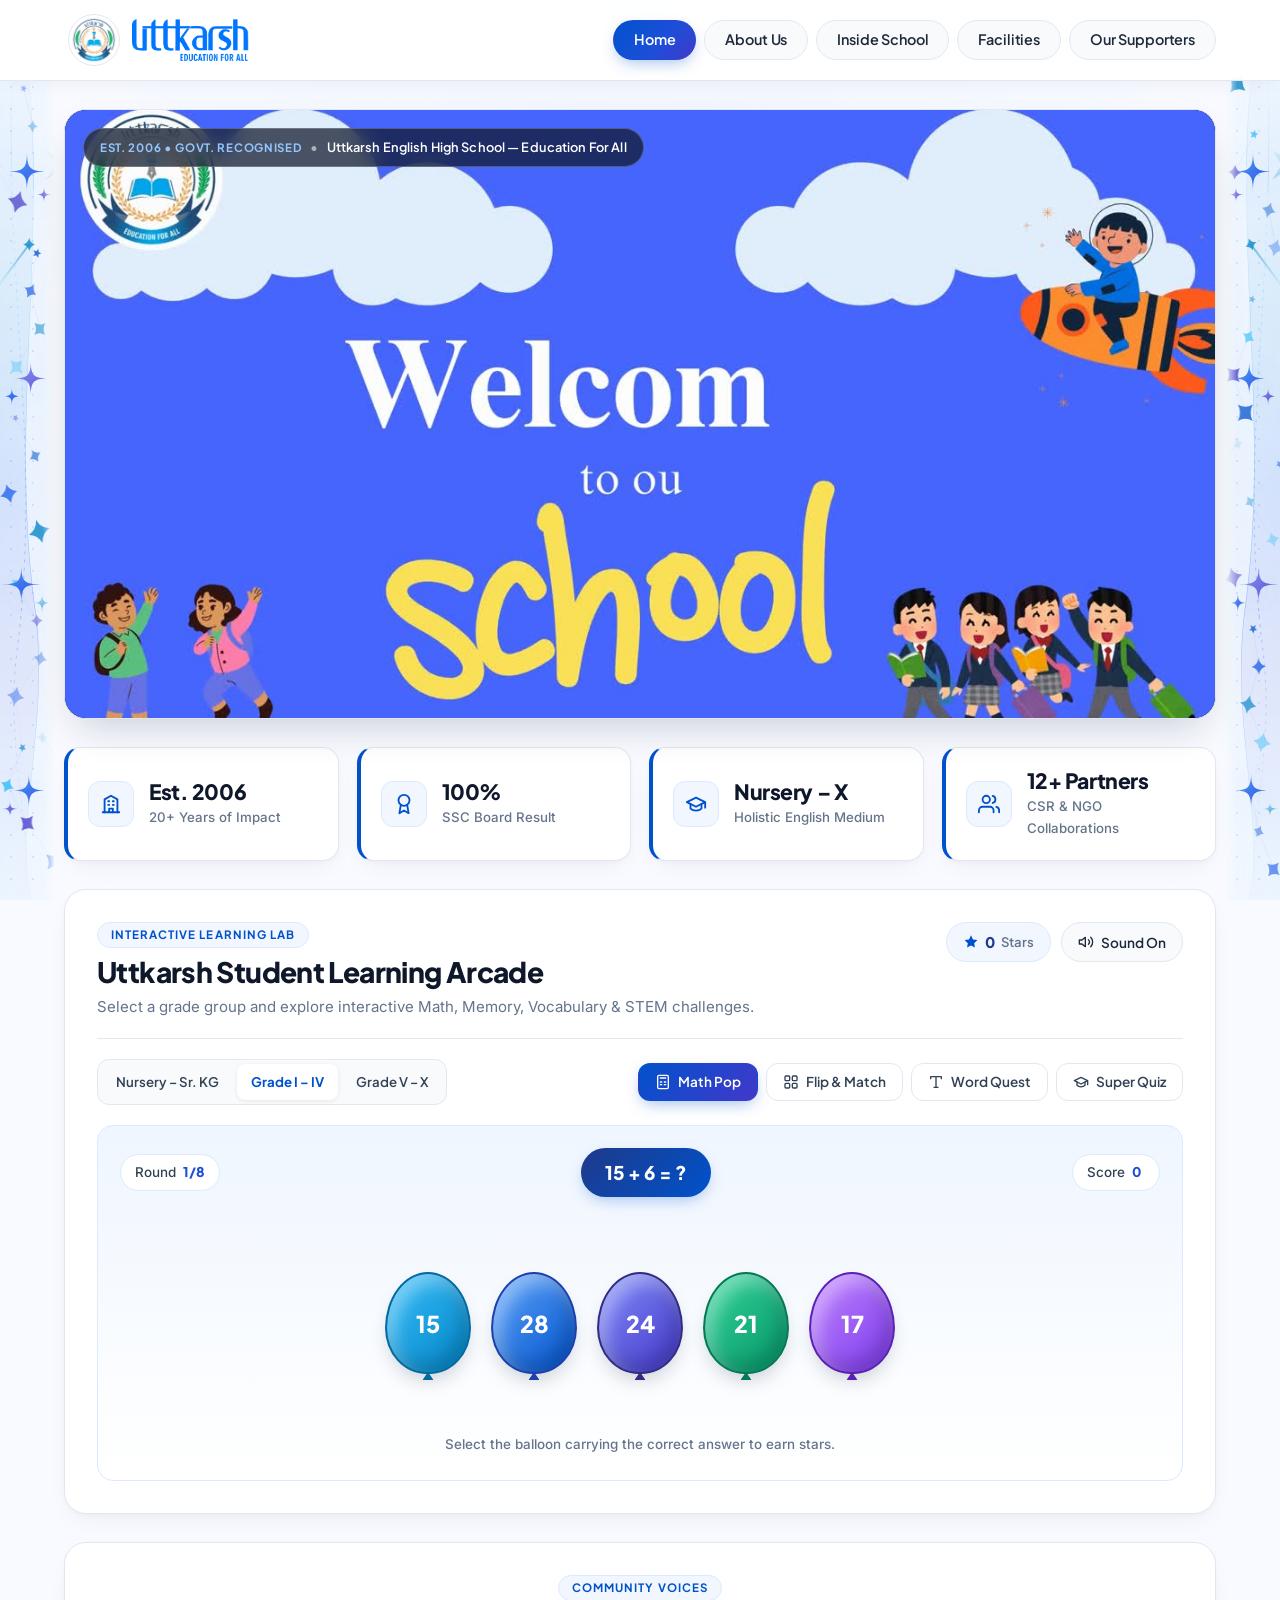
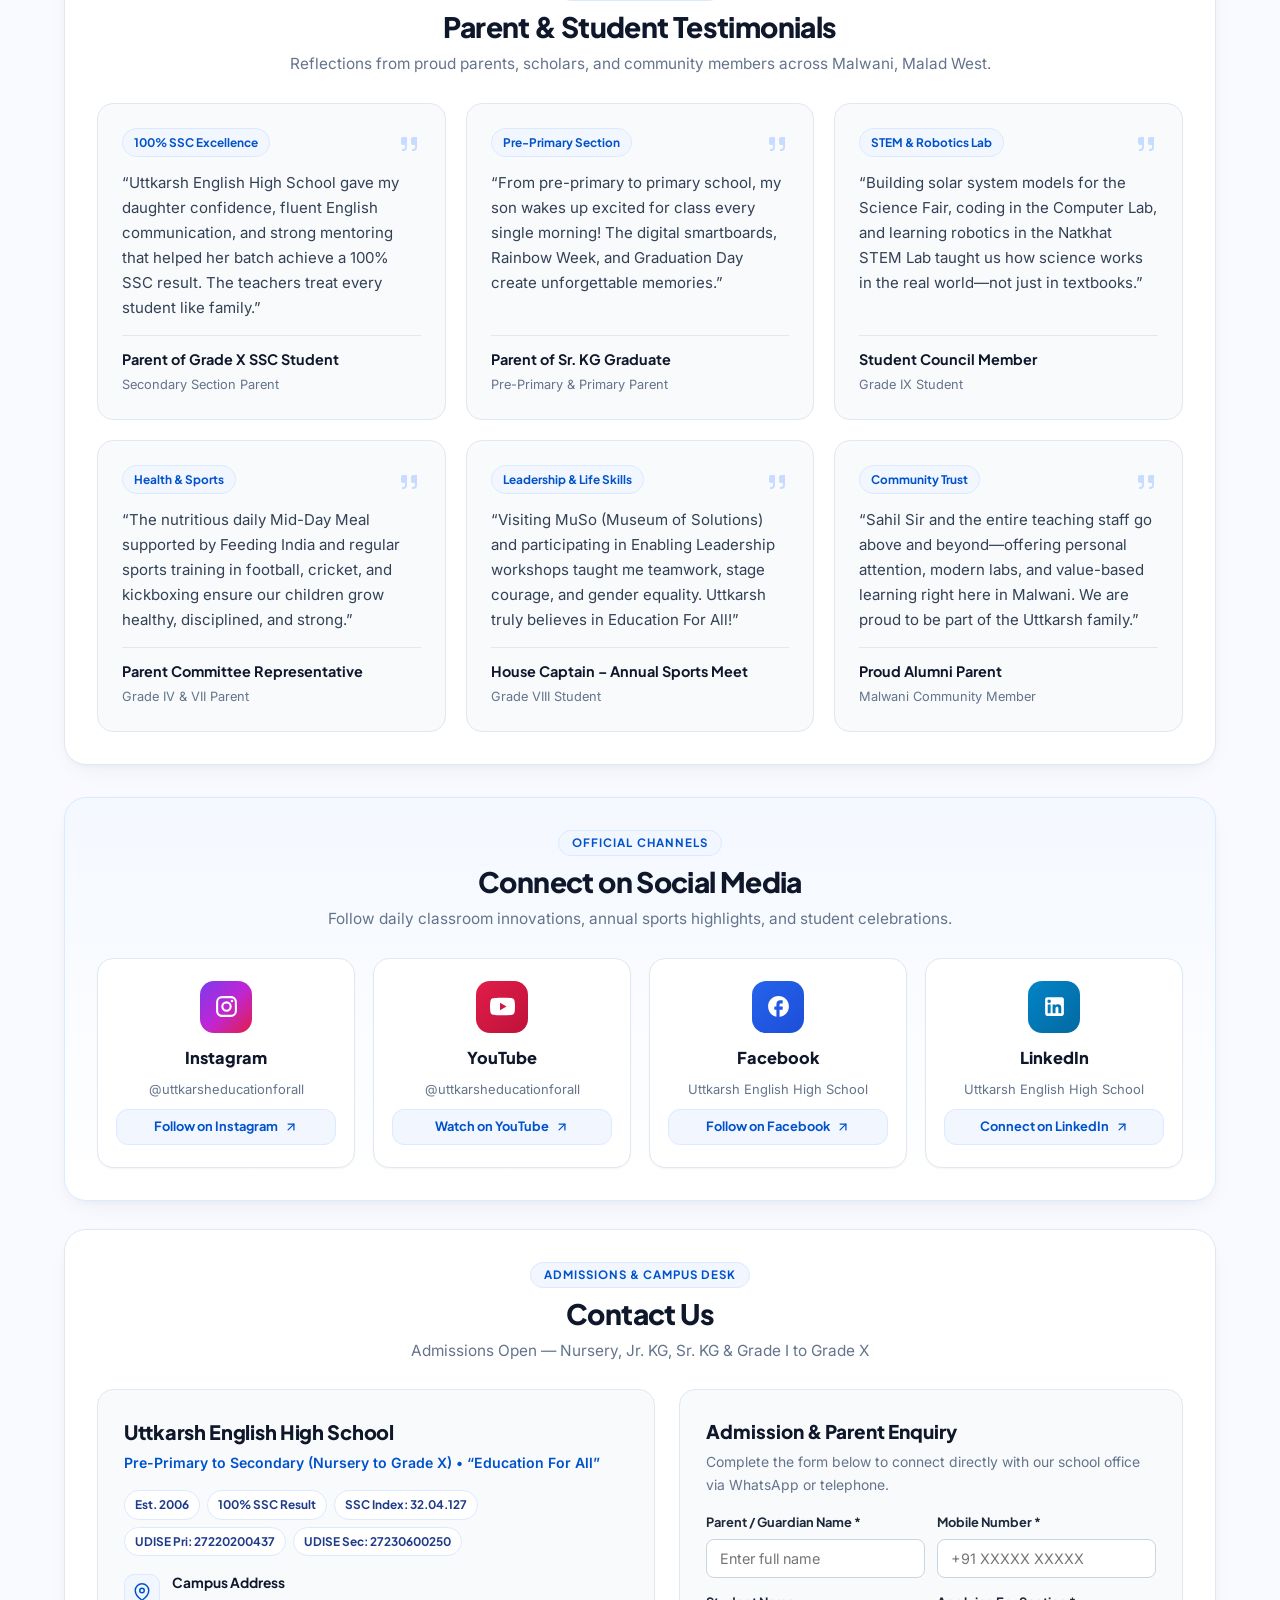
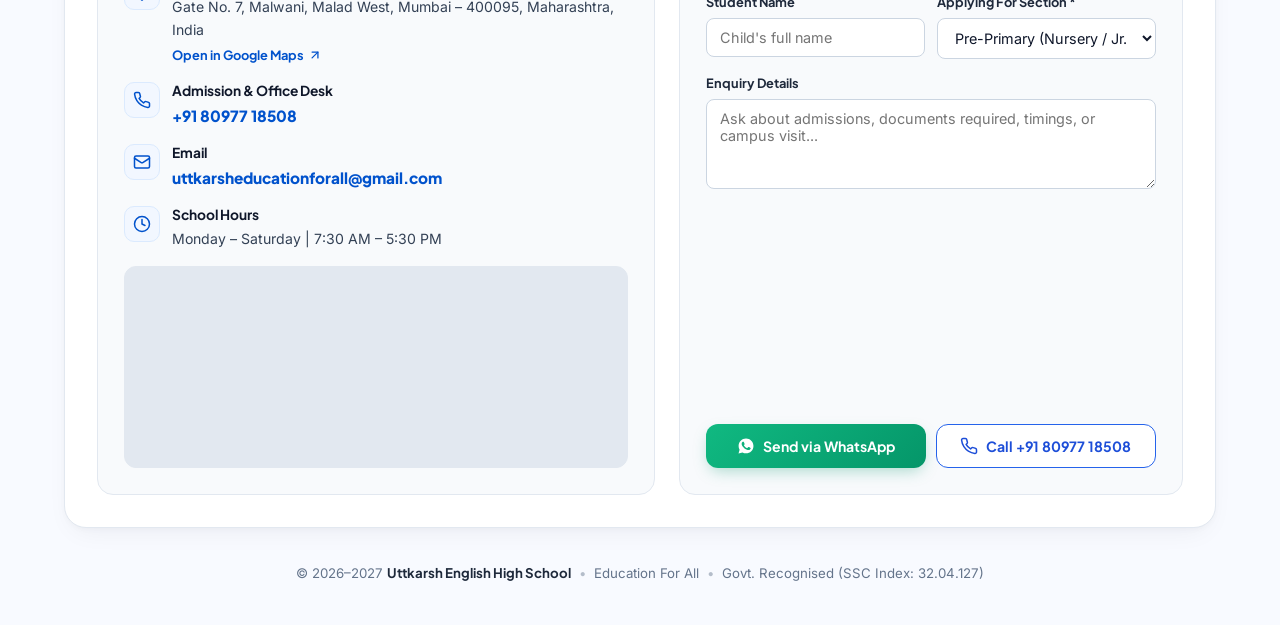
<file: index.html>
<!DOCTYPE html>
<html lang="en-IN">
<head>
  <meta charset="UTF-8" />
  <meta name="viewport" content="width=device-width, initial-scale=1.0" />
  <title>Uttkarsh English High School – Best English Medium School in Malwani, Mumbai</title>
  <meta
    name="description"
    content="Uttkarsh English High School (Est. 2006) – Govt. Recognised English-medium school in Malwani, Malad West, Mumbai. Nursery to Grade X, 100% SSC Result, holistic education, sports &amp; community programmes."
  />
  <meta name="keywords" content="English Medium School in Malwani, Best School in Malwani Malad West, Schools in Malwani Mumbai, School in Malad West, Affordable Education in Malwani, Secondary School in Malwani, Education for Children in Malwani, Holistic Education in Mumbai, Sports and Extracurricular Activities in School, Student Mental Health and Wellbeing, Uttkarsh English High School, VMSS" />
  <meta name="author" content="Uttkarsh English High School" />
  <meta name="robots" content="index, follow, max-snippet:-1, max-image-preview:large, max-video-preview:-1" />
  <meta name="theme-color" content="#0052cc" />
  <link rel="canonical" href="https://uttkarsheducationforall.in/" />
  <link rel="icon" type="image/png" href="assets/images/favicon-192.png?v=2" />
  <link rel="apple-touch-icon" href="assets/images/brand/uttkarsh-logo-512.jpg" />

  <!-- Geo Meta Tags — Local SEO for Malwani, Mumbai -->
  <meta name="geo.region" content="IN-MH" />
  <meta name="geo.placename" content="Malwani, Malad West, Mumbai" />
  <meta name="geo.position" content="19.1960;72.8168" />
  <meta name="ICBM" content="19.1960, 72.8168" />
  <link rel="alternate" hreflang="en-IN" href="https://uttkarsheducationforall.in/" />
  <link rel="alternate" hreflang="x-default" href="https://uttkarsheducationforall.in/" />

  <!-- Open Graph / Facebook -->
  <meta property="og:type" content="website" />
  <meta property="og:locale" content="en_IN" />
  <meta property="og:site_name" content="Uttkarsh English High School" />
  <meta property="og:title" content="Uttkarsh English High School – Best English Medium School in Malwani, Mumbai" />
  <meta property="og:description" content="Uttkarsh English High School (Est. 2006) – Govt. Recognised English-medium school in Malwani, Malad West, Mumbai. Nursery to Grade X, 100% SSC Result, holistic education, sports &amp; community programmes." />
  <meta property="og:url" content="https://uttkarsheducationforall.in/" />
  <meta property="og:image" content="https://uttkarsheducationforall.in/assets/images/brand/og-uttkarsh-english-high-school.jpg" />
  <meta property="og:image:width" content="1200" />
  <meta property="og:image:height" content="630" />
  <meta property="og:image:alt" content="Uttkarsh English High School – Education For All – Malwani, Malad West, Mumbai" />

  <!-- Twitter Card -->
  <meta name="twitter:card" content="summary_large_image" />
  <meta name="twitter:title" content="Uttkarsh English High School – Best English Medium School in Malwani, Mumbai" />
  <meta name="twitter:description" content="Govt. Recognised English-medium school in Malwani, Malad West, Mumbai. Est. 2006. Nursery to Grade X, 100% SSC Result." />
  <meta name="twitter:image" content="https://uttkarsheducationforall.in/assets/images/brand/og-uttkarsh-english-high-school.jpg" />
  <meta name="twitter:image:alt" content="Uttkarsh English High School – Education For All" />

  <!-- Structured Data: EducationalOrganization + School -->
  <script type="application/ld+json">
  {
    "@context": "https://schema.org",
    "@type": ["EducationalOrganization", "School"],
    "@id": "https://uttkarsheducationforall.in/#school",
    "name": "Uttkarsh English High School",
    "alternateName": ["Malwani Uttkarsh Vidyalaya", "UEHS", "Uttkarsh Education For All"],
    "description": "Uttkarsh English High School is an English-medium school located in Malwani, Malad West, Mumbai, committed to providing accessible and quality education to children in the community. The school believes in holistic child development, focusing not only on academic learning but also on sports, creativity, mental health awareness, social development and extracurricular activities. Through dedicated educators, inclusive learning opportunities and community-driven initiatives, Uttkarsh English High School aims to create a supportive environment where every child can learn, grow and reach their potential.",
    "url": "https://uttkarsheducationforall.in/",
    "logo": "https://uttkarsheducationforall.in/assets/images/brand/uttkarsh-logo-512.jpg",
    "image": "https://uttkarsheducationforall.in/assets/images/brand/og-uttkarsh-english-high-school.jpg",
    "telephone": "+918097718508",
    "foundingDate": "2006",
    "address": {
      "@type": "PostalAddress",
      "streetAddress": "Gate No. 7, Malwani",
      "addressLocality": "Malad West, Mumbai",
      "addressRegion": "Maharashtra",
      "postalCode": "400095",
      "addressCountry": "IN"
    },
    "hasMap": "https://maps.app.goo.gl/J1BgzuddxxTs7aAi8?g_st=iw",
    "geo": {
      "@type": "GeoCoordinates",
      "latitude": "19.1960",
      "longitude": "72.8168"
    },
    "openingHoursSpecification": {
      "@type": "OpeningHoursSpecification",
      "dayOfWeek": ["Monday","Tuesday","Wednesday","Thursday","Friday","Saturday"],
      "opens": "07:30",
      "closes": "17:30"
    },
    "contactPoint": {
      "@type": "ContactPoint",
      "telephone": "+918097718508",
      "contactType": "Admissions",
      "email": "uttkarsheducationforall@gmail.com",
      "areaServed": "IN",
      "availableLanguage": ["English", "Hindi", "Marathi"]
    },
    "areaServed": [
      {"@type": "City", "name": "Mumbai"},
      {"@type": "AdministrativeArea", "name": "Malwani, Malad West"},
      {"@type": "AdministrativeArea", "name": "Malad, Mumbai"}
    ],
    "sameAs": [
      "https://www.instagram.com/uttkarsheducationforall",
      "https://youtube.com/@uttkarsheducationforall",
      "https://www.facebook.com/share/1Gw5dfnWg1/",
      "https://www.linkedin.com/company/uttkarsh-english-high-school/"
    ],
    "parentOrganization": {
      "@type": "Organization",
      "name": "Vande Mataram Shikshan Sanstha",
      "alternateName": "VMSS"
    },
    "hasCredential": {
      "@type": "EducationalOccupationalCredential",
      "credentialCategory": "Government Recognition",
      "recognizedBy": {
        "@type": "Organization",
        "name": "Maharashtra State Board of Secondary and Higher Secondary Education"
      }
    },
    "knowsAbout": ["English Medium Education", "Holistic Development", "Sports Education", "Mental Health Awareness", "Art and Creative Learning", "Gender Equality", "Community Engagement", "Student Development"],
    "slogan": "Education For All"
  }
  </script>

  <!-- Structured Data: FAQPage -->
  <script type="application/ld+json">
  {
    "@context": "https://schema.org",
    "@type": "FAQPage",
    "mainEntity": [
      {
        "@type": "Question",
        "name": "Where is Uttkarsh English High School located?",
        "acceptedAnswer": {
          "@type": "Answer",
          "text": "Uttkarsh English High School is located at Gate No. 7, Malwani, Malad West, Mumbai – 400095, Maharashtra, India."
        }
      },
      {
        "@type": "Question",
        "name": "Which standards are taught at Uttkarsh English High School?",
        "acceptedAnswer": {
          "@type": "Answer",
          "text": "Uttkarsh English High School offers English-medium education from Nursery, Jr. KG, Sr. KG, and Grade I through Grade X (SSC Board)."
        }
      },
      {
        "@type": "Question",
        "name": "What makes Uttkarsh English High School different?",
        "acceptedAnswer": {
          "@type": "Answer",
          "text": "Uttkarsh English High School focuses on holistic child development – combining academic learning with sports, creativity, mental health awareness, gender equality initiatives and community engagement programmes. The school has achieved 100% SSC Board results and is managed by Vande Mataram Shikshan Sanstha (VMSS)."
        }
      },
      {
        "@type": "Question",
        "name": "Does the school offer sports and extracurricular activities?",
        "acceptedAnswer": {
          "@type": "Answer",
          "text": "Yes. The school actively encourages participation in sports including football, physical education, art-based activities, creative workshops, community engagement programmes and student development initiatives."
        }
      },
      {
        "@type": "Question",
        "name": "What initiatives does the school conduct for student mental health?",
        "acceptedAnswer": {
          "@type": "Answer",
          "text": "Uttkarsh English High School conducts activities promoting emotional awareness, mental wellbeing, healthy expression, and social development as part of its holistic education approach."
        }
      },
      {
        "@type": "Question",
        "name": "Does the school organise art and creative learning activities?",
        "acceptedAnswer": {
          "@type": "Answer",
          "text": "Yes. The school provides opportunities for children to explore creativity through art-based activities, workshops, cultural events, and creative learning programmes."
        }
      },
      {
        "@type": "Question",
        "name": "How can parents contact the school for admissions?",
        "acceptedAnswer": {
          "@type": "Answer",
          "text": "Parents can contact Uttkarsh English High School at +91 80977 18508 (phone/WhatsApp), visit the school at Gate No. 7, Malwani, Malad West, Mumbai – 400095, or reach out via Instagram, Facebook, YouTube or LinkedIn @uttkarsheducationforall."
        }
      },
      {
        "@type": "Question",
        "name": "Which organisation manages Uttkarsh English High School?",
        "acceptedAnswer": {
          "@type": "Answer",
          "text": "Uttkarsh English High School is managed by Vande Mataram Shikshan Sanstha (VMSS), a community-driven educational organisation committed to accessible and quality education in Malwani and surrounding communities."
        }
      }
    ]
  }
  </script>

  <!-- Structured Data: WebSite -->
  <script type="application/ld+json">
  {
    "@context": "https://schema.org",
    "@type": "WebSite",
    "name": "Uttkarsh English High School",
    "alternateName": "Uttkarsh Education For All",
    "url": "https://uttkarsheducationforall.in/"
  }
  </script>

  <!-- Structured Data: BreadcrumbList -->
  <script type="application/ld+json">
  {
    "@context": "https://schema.org",
    "@type": "BreadcrumbList",
    "itemListElement": [
      {"@type": "ListItem", "position": 1, "name": "Home", "item": "https://uttkarsheducationforall.in/"},
      {"@type": "ListItem", "position": 2, "name": "About Us", "item": "https://uttkarsheducationforall.in/#about-us"},
      {"@type": "ListItem", "position": 3, "name": "Inside School", "item": "https://uttkarsheducationforall.in/#inside-school"},
      {"@type": "ListItem", "position": 4, "name": "Facilities", "item": "https://uttkarsheducationforall.in/#facilities"},
      {"@type": "ListItem", "position": 5, "name": "Our Supporters", "item": "https://uttkarsheducationforall.in/#our-supporters"}
    ]
  }
  </script>

  <link rel="preconnect" href="https://fonts.googleapis.com" />
  <link rel="preconnect" href="https://fonts.gstatic.com" crossorigin />
  <link rel="preload" as="style" href="https://fonts.googleapis.com/css2?family=Inter:wght@400;500;600;700&family=Plus+Jakarta+Sans:wght@600;700;800&display=swap" />
  <link href="https://fonts.googleapis.com/css2?family=Inter:wght@400;500;600;700&family=Plus+Jakarta+Sans:wght@600;700;800&display=swap" rel="stylesheet" media="print" onload="this.media='all'" />
  <noscript><link href="https://fonts.googleapis.com/css2?family=Inter:wght@400;500;600;700&family=Plus+Jakarta+Sans:wght@600;700;800&display=swap" rel="stylesheet" /></noscript>
  <link rel="preload" href="assets/fonts/CanvaSans.woff" as="font" type="font/woff" crossorigin />
  <link rel="preload" as="image" href="assets/videos/posters/VAHZMyru_ZI.jpg" />
  <link rel="stylesheet" href="css/styles.css" />
</head>
<body>
  <a href="#main-content" class="sr-only" style="position:fixed;top:-100px;left:50%;transform:translateX(-50%);z-index:9999;padding:12px 24px;background:#0052cc;color:#fff;font-weight:700;text-decoration:none;border-radius:0 0 8px 8px;transition:top .2s" onfocus="this.style.top='0'" onblur="this.style.top='-100px'">Skip to Main Content</a>
  <!-- Official Sticky Top Header -->
  <header class="site-header">
    <div class="header-inner">
      <a href="#home" class="brand-link" data-nav="home" aria-label="Uttkarsh English High School Home">
        <img
          src="assets/images/canva/MAF_8O9neNM.jpg"
          alt="Uttkarsh English High School Emblem"
          class="brand-emblem"
          width="54"
          height="54"
        />
        <img
          src="assets/images/canva/wordmark_header.png"
          alt="Uttkarsh Education For All"
          class="brand-wordmark"
          width="124"
          height="44"
        />
      </a>

      <button
        type="button"
        class="mobile-menu-btn"
        id="mobile-menu-toggle"
        aria-label="Toggle Navigation Menu"
        aria-expanded="false"
        aria-controls="primary-top-nav"
      >
        <svg viewBox="0 0 24 24" width="22" height="22" stroke="currentColor" stroke-width="2.2" fill="none" stroke-linecap="round">
          <line x1="3" y1="6" x2="21" y2="6"></line>
          <line x1="3" y1="12" x2="21" y2="12"></line>
          <line x1="3" y1="18" x2="21" y2="18"></line>
        </svg>
      </button>

      <nav class="top-nav" id="primary-top-nav" aria-label="Main Menu">
        <a href="#home" class="nav-pill active" data-nav="home" aria-current="page">Home</a>
        <a href="#about-us" class="nav-pill" data-nav="about-us">About Us</a>
        <a href="#inside-school" class="nav-pill" data-nav="inside-school">Inside School</a>
        <a href="#facilities" class="nav-pill" data-nav="facilities">Facilities</a>
        <a href="#our-supporters" class="nav-pill" data-nav="our-supporters">Our Supporters</a>
      </nav>
    </div>
  </header>

  <!-- Official Institutional Side-Margin Architecture (Flowing Royal Aurora Ribbons + Constellation Starfield) -->
  <aside class="side-gutter-doodles side-gutter-left" id="side-stage-left" aria-hidden="true">
    <!-- Layer 1: Full-Height Flowing Institutional Aurora Ribbons & Light-Pulse Streams -->
    <svg class="side-aurora-ribbon-svg" viewBox="0 0 180 1000" preserveAspectRatio="none" fill="none">
      <defs>
        <linearGradient id="ribbonFillL1" x1="0" y1="0" x2="0" y2="1">
          <stop offset="0%" stop-color="#2563eb" stop-opacity="0.02"/>
          <stop offset="25%" stop-color="#0284c7" stop-opacity="0.08"/>
          <stop offset="50%" stop-color="#2563eb" stop-opacity="0.12"/>
          <stop offset="75%" stop-color="#4338ca" stop-opacity="0.08"/>
          <stop offset="100%" stop-color="#2563eb" stop-opacity="0.02"/>
        </linearGradient>
        <linearGradient id="ribbonStrokeL1" x1="0" y1="0" x2="0" y2="1">
          <stop offset="0%" stop-color="#93c5fd" stop-opacity="0.1"/>
          <stop offset="35%" stop-color="#38bdf8" stop-opacity="0.48"/>
          <stop offset="65%" stop-color="#2563eb" stop-opacity="0.52"/>
          <stop offset="100%" stop-color="#93c5fd" stop-opacity="0.1"/>
        </linearGradient>
        <linearGradient id="ribbonBeamL" x1="0" y1="0" x2="0" y2="1">
          <stop offset="0%" stop-color="#38bdf8" stop-opacity="0"/>
          <stop offset="50%" stop-color="#0052cc" stop-opacity="0.85"/>
          <stop offset="100%" stop-color="#38bdf8" stop-opacity="0"/>
        </linearGradient>
      </defs>
      <!-- Soft Architectural Wave Fill -->
      <path class="aurora-wave-band" d="M -20 0 L 95 0 C 155 210, 30 430, 118 650 C 165 790, 45 910, 105 1000 L -20 1000 Z" fill="url(#ribbonFillL1)"/>
      <!-- Primary Flowing Wave Spine -->
      <path d="M 95 0 C 155 210, 30 430, 118 650 C 165 790, 45 910, 105 1000" stroke="url(#ribbonStrokeL1)" stroke-width="1.6"/>
      <!-- Secondary Harmonious Wave Spine -->
      <path d="M 42 0 C 12 240, 142 460, 56 700 C 14 830, 128 930, 68 1000" stroke="url(#ribbonStrokeL1)" stroke-width="1.2" stroke-dasharray="4 6"/>
      <!-- Animated Glowing Light-Pulse Traveler Along Wave -->
      <path class="aurora-light-beam beam-1" d="M 95 0 C 155 210, 30 430, 118 650 C 165 790, 45 910, 105 1000" stroke="url(#ribbonBeamL)" stroke-width="2.8" stroke-linecap="round"/>
      <path class="aurora-light-beam beam-2" d="M 42 0 C 12 240, 142 460, 56 700 C 14 830, 128 930, 68 1000" stroke="url(#ribbonBeamL)" stroke-width="2.2" stroke-linecap="round"/>
    </svg>

    <!-- Layer 2: 60fps Interactive Constellation & Shooting-Star Canvas -->
    <canvas class="side-sparkle-canvas" id="side-canvas-left"></canvas>

    <!-- Layer 3: Sculpted Institutional North-Star & Compass Clusters Along the Wave -->
    <div class="ambient-star-group group-float-1">
      <svg class="ambient-star-svg" viewBox="0 0 72 72" fill="none">
        <defs>
          <linearGradient id="stRoyalL" x1="0" y1="0" x2="1" y2="1">
            <stop offset="0%" stop-color="#38bdf8"/>
            <stop offset="50%" stop-color="#2563eb"/>
            <stop offset="100%" stop-color="#1d4ed8"/>
          </linearGradient>
          <linearGradient id="stIceL" x1="0" y1="0" x2="1" y2="1">
            <stop offset="0%" stop-color="#e0f2fe"/>
            <stop offset="100%" stop-color="#0284c7"/>
          </linearGradient>
          <linearGradient id="stIndigoL" x1="0" y1="0" x2="1" y2="1">
            <stop offset="0%" stop-color="#818cf8"/>
            <stop offset="100%" stop-color="#4338ca"/>
          </linearGradient>
        </defs>
        <!-- Faceted 8-Point Institutional North-Star -->
        <path class="star-twinkle-b" d="M36 14 L40 32 L58 36 L40 40 L36 58 L32 40 L14 36 L32 32 Z" fill="url(#stIceL)" opacity="0.35" transform="rotate(45 36 36)"/>
        <path class="star-twinkle-a" d="M36 6 C36 25 39 28 58 28 C39 28 36 31 36 50 C36 31 33 28 14 28 C33 28 36 25 36 6 Z" fill="url(#stRoyalL)"/>
        <path class="star-twinkle-c" d="M54 44 C54 51 55.6 52.6 62.6 52.6 C55.6 52.6 54 54.2 54 61.2 C54 54.2 52.4 52.6 45.4 52.6 C52.4 52.6 54 51 54 44 Z" fill="url(#stIndigoL)"/>
      </svg>
    </div>

    <div class="ambient-star-group group-float-2">
      <svg class="ambient-star-svg" viewBox="0 0 72 72" fill="none">
        <path class="star-twinkle-b" d="M40 10 C40 26 43 29 59 29 C43 29 40 32 40 48 C40 32 37 29 21 29 C37 29 40 26 40 10 Z" fill="url(#stIndigoL)"/>
        <path class="star-twinkle-a" d="M20 38 C20 46 21.8 47.8 29.8 47.8 C21.8 47.8 20 49.6 20 57.6 C20 49.6 18.2 47.8 10.2 47.8 C18.2 47.8 20 46 20 38 Z" fill="url(#stRoyalL)"/>
      </svg>
    </div>

    <div class="ambient-star-group group-float-3">
      <svg class="ambient-star-svg" viewBox="0 0 72 72" fill="none">
        <path class="star-twinkle-a" d="M30 8 C30 26 33 29 51 29 C33 29 30 32 30 50 C30 32 27 29 9 29 C27 29 30 26 30 8 Z" fill="url(#stRoyalL)"/>
        <path class="star-twinkle-c" d="M52 38 C52 46.5 54 48.5 62.5 48.5 C54 48.5 52 50.5 52 59 C52 50.5 50 48.5 41.5 48.5 C50 48.5 52 46.5 52 38 Z" fill="url(#stIceL)"/>
      </svg>
    </div>

    <div class="ambient-star-group group-float-4">
      <svg class="ambient-star-svg" viewBox="0 0 72 72" fill="none">
        <path class="star-twinkle-c" d="M38 10 C38 26 41 29 57 29 C41 29 38 32 38 48 C38 32 35 29 19 29 C35 29 38 26 38 10 Z" fill="url(#stRoyalL)"/>
        <path class="star-twinkle-b" d="M18 40 C18 47 19.6 48.6 26.6 48.6 C19.6 48.6 18 50.2 18 57.2 C18 50.2 16.4 48.6 9.4 48.6 C16.4 48.6 18 47 18 40 Z" fill="url(#stIndigoL)"/>
      </svg>
    </div>
  </aside>

  <aside class="side-gutter-doodles side-gutter-right" id="side-stage-right" aria-hidden="true">
    <!-- Layer 1: Full-Height Flowing Institutional Aurora Ribbons & Light-Pulse Streams -->
    <svg class="side-aurora-ribbon-svg" viewBox="0 0 180 1000" preserveAspectRatio="none" fill="none">
      <defs>
        <linearGradient id="ribbonFillR1" x1="0" y1="0" x2="0" y2="1">
          <stop offset="0%" stop-color="#2563eb" stop-opacity="0.02"/>
          <stop offset="25%" stop-color="#0284c7" stop-opacity="0.08"/>
          <stop offset="50%" stop-color="#2563eb" stop-opacity="0.12"/>
          <stop offset="75%" stop-color="#4338ca" stop-opacity="0.08"/>
          <stop offset="100%" stop-color="#2563eb" stop-opacity="0.02"/>
        </linearGradient>
        <linearGradient id="ribbonStrokeR1" x1="0" y1="0" x2="0" y2="1">
          <stop offset="0%" stop-color="#93c5fd" stop-opacity="0.1"/>
          <stop offset="35%" stop-color="#38bdf8" stop-opacity="0.48"/>
          <stop offset="65%" stop-color="#2563eb" stop-opacity="0.52"/>
          <stop offset="100%" stop-color="#93c5fd" stop-opacity="0.1"/>
        </linearGradient>
        <linearGradient id="ribbonBeamR" x1="0" y1="0" x2="0" y2="1">
          <stop offset="0%" stop-color="#38bdf8" stop-opacity="0"/>
          <stop offset="50%" stop-color="#0052cc" stop-opacity="0.85"/>
          <stop offset="100%" stop-color="#38bdf8" stop-opacity="0"/>
        </linearGradient>
      </defs>
      <!-- Soft Architectural Wave Fill (Mirrored) -->
      <path class="aurora-wave-band" d="M 200 0 L 85 0 C 25 210, 150 430, 62 650 C 15 790, 135 910, 75 1000 L 200 1000 Z" fill="url(#ribbonFillR1)"/>
      <!-- Primary Flowing Wave Spine -->
      <path d="M 85 0 C 25 210, 150 430, 62 650 C 15 790, 135 910, 75 1000" stroke="url(#ribbonStrokeR1)" stroke-width="1.6"/>
      <!-- Secondary Harmonious Wave Spine -->
      <path d="M 138 0 C 168 240, 38 460, 124 700 C 166 830, 52 930, 112 1000" stroke="url(#ribbonStrokeR1)" stroke-width="1.2" stroke-dasharray="4 6"/>
      <!-- Animated Glowing Light-Pulse Traveler Along Wave -->
      <path class="aurora-light-beam beam-2" d="M 85 0 C 25 210, 150 430, 62 650 C 15 790, 135 910, 75 1000" stroke="url(#ribbonBeamR)" stroke-width="2.8" stroke-linecap="round"/>
      <path class="aurora-light-beam beam-1" d="M 138 0 C 168 240, 38 460, 124 700 C 166 830, 52 930, 112 1000" stroke="url(#ribbonBeamR)" stroke-width="2.2" stroke-linecap="round"/>
    </svg>

    <!-- Layer 2: 60fps Interactive Constellation & Shooting-Star Canvas -->
    <canvas class="side-sparkle-canvas" id="side-canvas-right"></canvas>

    <!-- Layer 3: Sculpted Institutional North-Star & Compass Clusters Along the Wave -->
    <div class="ambient-star-group group-float-2">
      <svg class="ambient-star-svg" viewBox="0 0 72 72" fill="none">
        <defs>
          <linearGradient id="stRoyalR" x1="0" y1="0" x2="1" y2="1">
            <stop offset="0%" stop-color="#38bdf8"/>
            <stop offset="50%" stop-color="#2563eb"/>
            <stop offset="100%" stop-color="#1d4ed8"/>
          </linearGradient>
          <linearGradient id="stIceR" x1="0" y1="0" x2="1" y2="1">
            <stop offset="0%" stop-color="#e0f2fe"/>
            <stop offset="100%" stop-color="#0284c7"/>
          </linearGradient>
          <linearGradient id="stIndigoR" x1="0" y1="0" x2="1" y2="1">
            <stop offset="0%" stop-color="#818cf8"/>
            <stop offset="100%" stop-color="#4338ca"/>
          </linearGradient>
        </defs>
        <path class="star-twinkle-b" d="M36 14 L40 32 L58 36 L40 40 L36 58 L32 40 L14 36 L32 32 Z" fill="url(#stIceR)" opacity="0.35" transform="rotate(45 36 36)"/>
        <path class="star-twinkle-a" d="M36 6 C36 25 39 28 58 28 C39 28 36 31 36 50 C36 31 33 28 14 28 C33 28 36 25 36 6 Z" fill="url(#stRoyalR)"/>
        <path class="star-twinkle-c" d="M18 44 C18 51 19.6 52.6 26.6 52.6 C19.6 52.6 18 54.2 18 61.2 C18 54.2 16.4 52.6 9.4 52.6 C16.4 52.6 18 51 18 44 Z" fill="url(#stIndigoR)"/>
      </svg>
    </div>

    <div class="ambient-star-group group-float-4">
      <svg class="ambient-star-svg" viewBox="0 0 72 72" fill="none">
        <path class="star-twinkle-a" d="M32 10 C32 26 35 29 51 29 C35 29 32 32 32 48 C32 32 29 29 13 29 C29 29 32 26 32 10 Z" fill="url(#stRoyalR)"/>
        <path class="star-twinkle-c" d="M52 38 C52 46 53.8 47.8 61.8 47.8 C53.8 47.8 52 49.6 52 57.6 C52 49.6 50.2 47.8 42.2 47.8 C50.2 47.8 52 46 52 38 Z" fill="url(#stIndigoR)"/>
      </svg>
    </div>

    <div class="ambient-star-group group-float-1">
      <svg class="ambient-star-svg" viewBox="0 0 72 72" fill="none">
        <path class="star-twinkle-b" d="M42 8 C42 26 45 29 63 29 C45 29 42 32 42 50 C42 32 39 29 21 29 C39 29 42 26 42 8 Z" fill="url(#stIndigoR)"/>
        <path class="star-twinkle-a" d="M20 38 C20 46.5 22 48.5 30.5 48.5 C22 48.5 20 50.5 20 59 C20 50.5 18 48.5 9.5 48.5 C18 48.5 20 46.5 20 38 Z" fill="url(#stRoyalR)"/>
      </svg>
    </div>

    <div class="ambient-star-group group-float-3">
      <svg class="ambient-star-svg" viewBox="0 0 72 72" fill="none">
        <path class="star-twinkle-c" d="M34 10 C34 26 37 29 53 29 C37 29 34 32 34 48 C34 32 31 29 15 29 C31 29 34 26 34 10 Z" fill="url(#stRoyalR)"/>
        <path class="star-twinkle-b" d="M54 40 C54 47 55.6 48.6 62.6 48.6 C55.6 48.6 54 50.2 54 57.2 C54 50.2 52.4 48.6 45.4 48.6 C52.4 48.6 54 47 54 40 Z" fill="url(#stIceR)"/>
      </svg>
    </div>
  </aside>

  <!-- Dynamic Page Content Container -->
  <main class="container" id="main-content">
  <!-- SEO: Noscript fallback for crawlers that don't execute JavaScript -->
  <noscript>
    <div style="max-width:900px;margin:80px auto;padding:24px;font-family:Inter,sans-serif;color:#1e293b;line-height:1.7">
      <h1>Uttkarsh English High School – Education For All</h1>
      <p><strong>Est. 2006 | Govt. Recognised (Maharashtra State Board) | 100% SSC Result | Nursery to Grade X</strong></p>
      <p>Uttkarsh English High School is an English-medium school located in Malwani, Malad West, Mumbai, committed to providing accessible and quality education to children in the community. The school believes in holistic child development, focusing not only on academic learning but also on sports, creativity, mental health awareness, social development and extracurricular activities.</p>
      <p>Through dedicated educators, inclusive learning opportunities and community-driven initiatives, Uttkarsh English High School aims to create a supportive environment where every child can learn, grow and reach their potential.</p>

      <h2>Key Features</h2>
      <ul>
        <li><strong>English-Medium Education</strong> – Academic learning for students from Nursery to Grade X</li>
        <li><strong>Holistic Development</strong> – Focus on academic, personal, social and emotional development</li>
        <li><strong>Sports &amp; Physical Education</strong> – Football, sports days and physical activities</li>
        <li><strong>Mental Health &amp; Wellbeing</strong> – Emotional awareness and mental wellbeing programmes</li>
        <li><strong>Art &amp; Creative Learning</strong> – Art workshops, cultural events and creative activities</li>
        <li><strong>Gender Equality &amp; Inclusion</strong> – Equality, inclusivity and awareness initiatives</li>
        <li><strong>Community Engagement</strong> – Partnerships with NGOs, CSR organisations and community stakeholders</li>
        <li><strong>Student Development</strong> – Confidence, leadership, teamwork and communication skills</li>
      </ul>

      <h2>Contact Us</h2>
      <p><strong>Address:</strong> Gate No. 7, Malwani, Malad West, Mumbai – 400095, Maharashtra, India</p>
      <p><strong>Phone / WhatsApp:</strong> <a href="tel:+918097718508">+91 80977 18508</a></p>
      <p><strong>Email:</strong> <a href="mailto:uttkarsheducationforall@gmail.com">uttkarsheducationforall@gmail.com</a></p>
      <p><strong>Hours:</strong> Monday – Saturday | 7:30 AM – 5:30 PM</p>
      <p><strong>Managed by:</strong> Vande Mataram Shikshan Sanstha (VMSS)</p>

      <h2>Frequently Asked Questions</h2>
      <h3>Where is Uttkarsh English High School located?</h3>
      <p>Gate No. 7, Malwani, Malad West, Mumbai – 400095, Maharashtra, India.</p>
      <h3>Which standards are taught?</h3>
      <p>Nursery, Jr. KG, Sr. KG, and Grade I through Grade X (SSC Board).</p>
      <h3>What makes the school different?</h3>
      <p>Holistic child development combining academics, sports, mental health awareness, creativity and community engagement. 100% SSC Board results.</p>
      <h3>How can parents contact for admissions?</h3>
      <p>Call or WhatsApp +91 80977 18508, or visit the school at Gate No. 7, Malwani, Malad West, Mumbai – 400095.</p>

      <h2>Follow Us</h2>
      <ul>
        <li><a href="https://www.instagram.com/uttkarsheducationforall">Instagram</a></li>
        <li><a href="https://youtube.com/@uttkarsheducationforall">YouTube</a></li>
        <li><a href="https://www.facebook.com/share/1Gw5dfnWg1/">Facebook</a></li>
        <li><a href="https://www.linkedin.com/company/uttkarsh-english-high-school/">LinkedIn</a></li>
      </ul>

      <nav>
        <h2>Pages</h2>
        <a href="#home">Home</a> |
        <a href="#about-us">About Us</a> |
        <a href="#inside-school">Inside School</a> |
        <a href="#facilities">Facilities</a> |
        <a href="#our-supporters">Our Supporters</a>
      </nav>
      <p><em>Please enable JavaScript for the full interactive experience.</em></p>
      <p>&copy; 2026–2027 Uttkarsh English High School. Education For All. Govt. Recognised (SSC Index: 32.04.127).</p>
    </div>
  </noscript>


    <section id="page-home" class="page-view active" data-page="home"></section>
    <section id="page-about-us" class="page-view" data-page="about-us" hidden></section>
    <section id="page-inside-school" class="page-view" data-page="inside-school" hidden></section>
    <section id="page-facilities" class="page-view" data-page="facilities" hidden></section>
    <section id="page-our-supporters" class="page-view" data-page="our-supporters" hidden></section>
  </main>

  <!-- Common Persistent Sections Across Every Page: SOCIAL MEDIA & CONTACT US -->
  <footer class="common-bottom-wrapper">
    <div class="container">
      <section
        id="common-social-mount"
        class="arch-section-card arch-section-tinted"
        aria-labelledby="common-social-heading"
      ></section>
      <section
        id="common-contact-mount"
        class="arch-section-card"
        aria-labelledby="common-contact-heading"
      ></section>
      <div class="site-copyright">
        <span>© 2026–2027 <strong>Uttkarsh English High School</strong></span>
        <span class="copy-sep">•</span>
        <span>Education For All</span>
        <span class="copy-sep">•</span>
        <span>Govt. Recognised (SSC Index: 32.04.127)</span>
      </div>
    </div>
  </footer>

  <!-- Full-Resolution Photo Lightbox Modal -->
  <div class="lightbox-backdrop" id="photo-lightbox" role="dialog" aria-modal="true" aria-label="Photo Viewer" hidden>
    <button type="button" class="lightbox-close" id="lightbox-close-btn" aria-label="Close Photo Viewer">✕</button>
    <img src="[data-uri]" alt="" class="lightbox-img" id="lightbox-image" />
    <div class="lightbox-caption" id="lightbox-caption"></div>
  </div>

  <script src="js/data.js" defer></script>
  <script src="js/game.js" defer></script>
  <script src="js/app.js" defer></script>
</body>
</html>
</file>
<file: css/styles.css>
/* ==========================================================================
   Uttkarsh English High School — Official Design System
   Principal UI/UX Architecture (v2)
   - Official Institutional Typography: Plus Jakarta Sans + Inter + Canva Sans
   - Strictly ZERO Orange / Amber / Terracotta hues anywhere
   - Strictly ZERO Canva placeholder ash-grey card backgrounds
   - Mathematical 8px Grid Alignment across all 5 views + Common Footer
   ========================================================================== */

@font-face {
  font-family: 'Canva Sans';
  src: url('../assets/fonts/CanvaSans.woff') format('woff');
  font-weight: 400 700;
  font-style: normal;
  font-display: swap;
}

:root {
  /* Core Institutional Brand Palette (Strictly Zero-Orange) */
  --royal-50: #f2f7ff;
  --royal-100: #e3eeff;
  --royal-200: #c7dcfe;
  --royal-300: #9bc0fd;
  --royal-500: #2563eb;
  --royal-600: #0052cc;
  --royal-700: #1d4ed8;
  --royal-800: #1e3a8a;
  --royal-900: #172554;

  --indigo-600: #4338ca;
  --indigo-700: #3730a3;
  --sky-500: #0284c7;
  --sky-100: #e0f2fe;
  --violet-600: #7c3aed;
  --violet-100: #f3e8ff;
  --emerald-600: #059669;
  --emerald-700: #047857;
  --emerald-50: #ecfdf5;
  --emerald-200: #a7f3d0;

  /* Crisp Cool Architectural Surfaces (Zero Ash Grey) */
  --bg-canvas: #f8faff;
  --surface-white: #ffffff;
  --surface-subtle: #f8fafc;
  --surface-porcelain: #f4f8ff;

  /* Typography Ink Hierarchy */
  --ink-900: #0f172a;
  --ink-800: #1e293b;
  --ink-700: #334155;
  --ink-500: #64748b;
  --ink-400: #94a3b8;

  /* Hairline Borders & Multi-Layer Shadows */
  --border-light: #e2e8f0;
  --border-royal: #dbeafe;
  --border-royal-strong: #93c5fd;

  --shadow-xs: 0 1px 2px rgba(15, 23, 42, 0.04);
  --shadow-card: 0 10px 28px -10px rgba(15, 23, 42, 0.07), 0 2px 6px -1px rgba(15, 23, 42, 0.03);
  --shadow-card-hover: 0 18px 36px -12px rgba(0, 82, 204, 0.14), 0 4px 10px -2px rgba(15, 23, 42, 0.05);
  --shadow-btn-primary: 0 6px 16px -4px rgba(0, 82, 204, 0.38);

  /* Radii & Layout Metrics */
  --radius-xl: 22px;
  --radius-lg: 16px;
  --radius-md: 12px;
  --radius-sm: 8px;
  --radius-pill: 999px;

  --container-max: 1200px;
  --section-gap: 28px;

  /* Official Font Stacks */
  --font-heading: 'Plus Jakarta Sans', 'Canva Sans', -apple-system, BlinkMacSystemFont, 'Segoe UI', Roboto, sans-serif;
  --font-body: 'Inter', 'Canva Sans', -apple-system, BlinkMacSystemFont, 'Segoe UI', Roboto, sans-serif;
}

*,
*::before,
*::after {
  box-sizing: border-box;
  margin: 0;
  padding: 0;
}

[hidden] {
  display: none !important;
}

html {
  scroll-behavior: smooth;
  -webkit-text-size-adjust: 100%;
}

body {
  font-family: var(--font-body);
  background-color: var(--bg-canvas);
  background-image: radial-gradient(1200px 460px at 50% -120px, rgba(37, 99, 235, 0.07), transparent 70%);
  background-repeat: no-repeat;
  color: var(--ink-800);
  line-height: 1.65;
  overflow-x: hidden;
  min-height: 100vh;
  -webkit-font-smoothing: antialiased;
}

img,
video {
  max-width: 100%;
  display: block;
}

a {
  color: inherit;
  text-decoration: none;
}

button,
input,
select,
textarea {
  font-family: inherit;
}

button {
  cursor: pointer;
}

:focus-visible {
  outline: 2px solid var(--royal-600);
  outline-offset: 2px;
}

.container {
  width: 100%;
  max-width: var(--container-max);
  margin: 0 auto;
  padding: 0 24px;
}

/* ==========================================================================
   1. OFFICIAL STICKY TOP HEADER & NAVIGATION PILLS (ZERO DOT ON BUTTON)
   ========================================================================== */
.site-header {
  position: sticky;
  top: 0;
  z-index: 1000;
  background: rgba(255, 255, 255, 0.94);
  backdrop-filter: blur(14px);
  -webkit-backdrop-filter: blur(14px);
  border-bottom: 1px solid var(--border-light);
  box-shadow: 0 4px 20px -6px rgba(15, 23, 42, 0.06);
}

.header-inner {
  max-width: var(--container-max);
  margin: 0 auto;
  padding: 12px 24px;
  min-height: 76px;
  display: flex;
  align-items: center;
  justify-content: space-between;
  gap: 24px;
}

.brand-link {
  display: inline-flex;
  align-items: center;
  gap: 12px;
  flex-shrink: 0;
  padding: 2px 4px;
  border-radius: var(--radius-md);
  transition: opacity 0.18s ease;
}

.brand-link:hover {
  opacity: 0.92;
}

.brand-emblem {
  width: 52px;
  height: 52px;
  border-radius: 50%;
  object-fit: contain;
  background: var(--surface-white);
  border: 1px solid var(--border-light);
  padding: 2px;
}

.brand-wordmark {
  height: 42px;
  width: auto;
  object-fit: contain;
}

.top-nav {
  display: flex;
  align-items: center;
  justify-content: flex-end;
  gap: 8px;
  flex-wrap: nowrap;
}

/* Official Institutional Navigation Button (No dot, no cartoon candy gloss) */
.nav-pill {
  position: relative;
  display: inline-flex;
  align-items: center;
  justify-content: center;
  height: 40px;
  padding: 0 20px;
  border-radius: var(--radius-pill);
  font-family: var(--font-heading);
  font-size: 0.9rem;
  font-weight: 600;
  letter-spacing: -0.01em;
  color: var(--ink-800);
  background: var(--surface-subtle);
  border: 1px solid var(--border-light);
  white-space: nowrap;
  user-select: none;
  transition:
    background-color 0.18s ease,
    color 0.18s ease,
    border-color 0.18s ease,
    box-shadow 0.18s ease,
    transform 0.18s ease;
}

.nav-pill:hover {
  background: var(--royal-50);
  border-color: var(--royal-300);
  color: var(--royal-600);
  transform: translateY(-1px);
}

.nav-pill.active {
  background: linear-gradient(135deg, var(--royal-600) 0%, var(--royal-700) 58%, var(--indigo-600) 100%);
  color: #ffffff;
  border-color: transparent;
  box-shadow: var(--shadow-btn-primary);
  transform: none;
}

.mobile-menu-btn {
  display: none;
  align-items: center;
  justify-content: center;
  width: 42px;
  height: 42px;
  border-radius: 10px;
  border: 1px solid var(--border-light);
  background: var(--surface-white);
  color: var(--royal-800);
  box-shadow: var(--shadow-xs);
  transition: background-color 0.18s ease, border-color 0.18s ease;
}

.mobile-menu-btn:hover {
  background: var(--royal-50);
  border-color: var(--royal-300);
}

/* ==========================================================================
   2. GLOBAL PAGE VIEWS, TYPOGRAPHY & ARCHITECTURAL SECTION CARDS
   ========================================================================== */
#main-content {
  padding-top: 28px;
  padding-bottom: 12px;
}

.page-view {
  display: flex;
  flex-direction: column;
  gap: var(--section-gap);
  animation: fadeSlideIn 0.26s cubic-bezier(0.2, 0.8, 0.2, 1);
}

@keyframes fadeSlideIn {
  from {
    opacity: 0;
    transform: translateY(6px);
  }
  to {
    opacity: 1;
    transform: translateY(0);
  }
}

/* Official Eyebrow & Heading Hierarchy */
.eyebrow-pill {
  display: inline-flex;
  align-items: center;
  justify-content: center;
  padding: 5px 13px;
  border-radius: var(--radius-pill);
  background: var(--royal-50);
  color: var(--royal-600);
  border: 1px solid var(--border-royal);
  font-family: var(--font-heading);
  font-size: 0.72rem;
  font-weight: 700;
  letter-spacing: 0.09em;
  text-transform: uppercase;
  line-height: 1.2;
}

.official-page-title {
  font-family: var(--font-heading);
  font-size: clamp(1.65rem, 2.6vw, 2.25rem);
  font-weight: 800;
  letter-spacing: -0.025em;
  line-height: 1.22;
  color: var(--ink-900);
}

.official-page-subtitle {
  max-width: 720px;
  margin: 0 auto;
  font-size: 0.98rem;
  color: var(--ink-500);
  line-height: 1.6;
}

.official-section-title {
  font-family: var(--font-heading);
  font-size: clamp(1.4rem, 2.2vw, 1.85rem);
  font-weight: 800;
  letter-spacing: -0.022em;
  line-height: 1.25;
  color: var(--ink-900);
}

.page-hero-header {
  background: linear-gradient(180deg, var(--surface-porcelain) 0%, var(--surface-white) 100%);
  border: 1px solid var(--border-royal);
  border-radius: var(--radius-xl);
  padding: 32px 28px;
  text-align: center;
  display: flex;
  flex-direction: column;
  align-items: center;
  gap: 10px;
  box-shadow: var(--shadow-card);
}

.arch-section-card {
  background: var(--surface-white);
  border: 1px solid var(--border-light);
  border-radius: var(--radius-xl);
  padding: 32px;
  box-shadow: var(--shadow-card);
}

.arch-section-tinted {
  background: linear-gradient(180deg, var(--surface-porcelain) 0%, var(--surface-white) 100%);
  border-color: var(--border-royal);
}

.section-header-center {
  text-align: center;
  max-width: 720px;
  margin: 0 auto 26px;
  display: flex;
  flex-direction: column;
  align-items: center;
  gap: 8px;
}

.section-sublead {
  font-size: 0.96rem;
  color: var(--ink-500);
  line-height: 1.6;
}

/* Unified Official Buttons */
.btn-official-primary {
  display: inline-flex;
  align-items: center;
  justify-content: center;
  gap: 8px;
  height: 42px;
  padding: 0 22px;
  border-radius: var(--radius-md);
  border: none;
  background: linear-gradient(135deg, var(--royal-600) 0%, var(--royal-700) 60%, var(--indigo-600) 100%);
  color: #ffffff;
  font-family: var(--font-heading);
  font-size: 0.9rem;
  font-weight: 700;
  letter-spacing: -0.01em;
  box-shadow: var(--shadow-btn-primary);
  transition: transform 0.18s ease, box-shadow 0.18s ease, filter 0.18s ease;
}

.btn-official-primary:hover {
  transform: translateY(-1px);
  filter: brightness(1.05);
}

/* ==========================================================================
   3. PAGE 1 — HOME (HERO VIDEO, IMPACT STATS, ARCADE, TESTIMONIALS)
   ========================================================================== */
.hero-video-card {
  position: relative;
  width: 100%;
  border-radius: var(--radius-xl);
  overflow: hidden;
  background: var(--ink-900);
  border: 1px solid var(--border-light);
  box-shadow: 0 18px 40px -14px rgba(15, 23, 42, 0.22);
  aspect-ratio: 16 / 9;
  max-height: 610px;
}

.hero-video-card::after {
  display: none;
}

.hero-video-controls {
  display: none !important;
}

.hero-video-el {
  width: 100%;
  height: 100%;
  object-fit: cover;
}

.hero-badge-overlay {
  position: absolute;
  top: 18px;
  left: 18px;
  z-index: 2;
  display: inline-flex;
  align-items: center;
  gap: 8px;
  background: rgba(15, 23, 42, 0.72);
  backdrop-filter: blur(10px);
  -webkit-backdrop-filter: blur(10px);
  color: #ffffff;
  padding: 8px 16px;
  border-radius: var(--radius-pill);
  font-family: var(--font-heading);
  font-size: 0.8rem;
  font-weight: 600;
  letter-spacing: 0.01em;
  border: 1px solid rgba(255, 255, 255, 0.22);
}

.hero-badge-kicker {
  color: #93c5fd;
  font-weight: 700;
  letter-spacing: 0.06em;
  font-size: 0.72rem;
}

.hero-badge-divider {
  opacity: 0.55;
}

/* .hero-video-controls duplicate removed — overridden by display:none!important above */

.video-ctrl-pill {
  display: inline-flex;
  align-items: center;
  gap: 7px;
  height: 38px;
  padding: 0 16px;
  border-radius: var(--radius-pill);
  border: 1px solid rgba(255, 255, 255, 0.28);
  background: rgba(15, 23, 42, 0.76);
  backdrop-filter: blur(10px);
  -webkit-backdrop-filter: blur(10px);
  color: #ffffff;
  font-family: var(--font-heading);
  font-size: 0.82rem;
  font-weight: 600;
  transition: background-color 0.18s ease, transform 0.18s ease, border-color 0.18s ease;
}

.video-ctrl-pill:hover {
  background: var(--royal-600);
  border-color: rgba(255, 255, 255, 0.5);
  transform: translateY(-1px);
}

/* 4-Column Quick Stats Bar */
.quick-stats-bar {
  display: grid;
  grid-template-columns: repeat(4, minmax(0, 1fr));
  gap: 18px;
  align-items: stretch;
}

.stat-pill-card {
  background: var(--surface-white);
  border: 1px solid var(--border-light);
  border-left: 4px solid var(--royal-600);
  border-radius: var(--radius-lg);
  padding: 20px;
  display: flex;
  align-items: center;
  gap: 15px;
  box-shadow: var(--shadow-card);
  transition: transform 0.18s ease, box-shadow 0.18s ease, border-color 0.18s ease;
}

.stat-pill-card:hover {
  transform: translateY(-2px);
  box-shadow: var(--shadow-card-hover);
}

.stat-icon-box {
  width: 46px;
  height: 46px;
  border-radius: 12px;
  background: var(--royal-50);
  color: var(--royal-600);
  border: 1px solid var(--border-royal);
  display: flex;
  align-items: center;
  justify-content: center;
  flex-shrink: 0;
}

.stat-copy {
  min-width: 0;
}

.stat-value {
  font-family: var(--font-heading);
  font-size: 1.32rem;
  font-weight: 800;
  letter-spacing: -0.02em;
  color: var(--ink-900);
  line-height: 1.2;
}

.stat-label {
  font-size: 0.83rem;
  font-weight: 500;
  color: var(--ink-500);
  margin-top: 3px;
}

/* Testimonials 3x2 Equal-Height Grid */
.testimonials-grid {
  display: grid;
  grid-template-columns: repeat(3, minmax(0, 1fr));
  gap: 20px;
  align-items: stretch;
}

.testimonial-card {
  background: var(--surface-subtle);
  border: 1px solid var(--border-light);
  border-radius: var(--radius-lg);
  padding: 24px;
  display: flex;
  flex-direction: column;
  gap: 14px;
  transition: transform 0.2s ease, box-shadow 0.2s ease, border-color 0.2s ease, background-color 0.2s ease;
}

.testimonial-card:hover {
  background: var(--surface-white);
  border-color: var(--border-royal-strong);
  box-shadow: var(--shadow-card-hover);
  transform: translateY(-2px);
}

.testimonial-card-top {
  display: flex;
  align-items: center;
  justify-content: space-between;
  gap: 10px;
}

.testimonial-badge {
  display: inline-flex;
  align-items: center;
  padding: 4px 11px;
  border-radius: var(--radius-pill);
  font-family: var(--font-heading);
  font-size: 0.74rem;
  font-weight: 700;
  background: var(--royal-50);
  color: var(--royal-600);
  border: 1px solid var(--border-royal);
}

.testimonial-quote-icon {
  color: var(--royal-200);
  display: inline-flex;
}

.testimonial-quote {
  font-size: 0.94rem;
  color: var(--ink-700);
  line-height: 1.66;
  flex: 1;
}

.testimonial-author {
  margin-top: auto;
  border-top: 1px solid var(--border-light);
  padding-top: 12px;
  display: flex;
  flex-direction: column;
  gap: 2px;
}

.testimonial-author strong {
  font-family: var(--font-heading);
  font-size: 0.9rem;
  font-weight: 700;
  color: var(--ink-900);
}

.testimonial-author span {
  font-size: 0.8rem;
  color: var(--ink-500);
}

/* ==========================================================================
   4. KIDS LEARNING ARCADE (OFFICIAL TOOLBARS + VIBRANT ZERO-ORANGE STAGE)
   ========================================================================== */
.arcade-wrapper {
  display: flex;
  flex-direction: column;
  gap: 20px;
}

.arcade-header {
  display: flex;
  align-items: flex-start;
  justify-content: space-between;
  flex-wrap: wrap;
  gap: 16px;
  padding-bottom: 18px;
  border-bottom: 1px solid var(--border-light);
}

.arcade-title-group {
  display: flex;
  flex-direction: column;
  align-items: flex-start;
  gap: 6px;
}

.arcade-heading {
  margin: 0;
}

.arcade-subtitle {
  font-size: 0.94rem;
  color: var(--ink-500);
}

.arcade-status-bar {
  display: flex;
  align-items: center;
  gap: 10px;
}

.star-counter {
  display: inline-flex;
  align-items: center;
  gap: 6px;
  height: 40px;
  padding: 0 16px;
  border-radius: var(--radius-pill);
  background: var(--royal-50);
  border: 1px solid var(--border-royal);
  font-family: var(--font-heading);
  font-weight: 800;
  font-size: 0.92rem;
  color: var(--royal-800);
}

.star-icon {
  color: var(--royal-600);
  display: inline-flex;
}

.star-label {
  font-weight: 600;
  font-size: 0.82rem;
  color: var(--ink-500);
}

.pulse-pop {
  animation: pulsePop 0.32s ease;
}

@keyframes pulsePop {
  0% { transform: scale(1); }
  50% { transform: scale(1.1); }
  100% { transform: scale(1); }
}

.arcade-sound-btn {
  display: inline-flex;
  align-items: center;
  gap: 7px;
  height: 40px;
  padding: 0 16px;
  border-radius: var(--radius-pill);
  border: 1px solid var(--border-light);
  background: var(--surface-subtle);
  color: var(--ink-800);
  font-family: var(--font-heading);
  font-weight: 600;
  font-size: 0.85rem;
  transition: all 0.18s ease;
}

.arcade-sound-btn:hover {
  background: var(--royal-50);
  border-color: var(--royal-300);
  color: var(--royal-600);
}

.arcade-controls-row {
  display: flex;
  align-items: center;
  justify-content: space-between;
  flex-wrap: wrap;
  gap: 12px;
}

.grade-switcher {
  display: inline-flex;
  background: var(--surface-subtle);
  padding: 4px;
  border-radius: var(--radius-md);
  border: 1px solid var(--border-light);
  gap: 4px;
}

.grade-chip {
  height: 36px;
  padding: 0 14px;
  border-radius: var(--radius-sm);
  border: none;
  background: transparent;
  color: var(--ink-700);
  font-family: var(--font-heading);
  font-size: 0.83rem;
  font-weight: 600;
  transition: all 0.16s ease;
}

.grade-chip:hover {
  color: var(--royal-600);
}

.grade-chip.active {
  background: var(--surface-white);
  color: var(--royal-600);
  font-weight: 700;
  box-shadow: 0 1px 4px rgba(15, 23, 42, 0.08);
}

.game-mode-tabs {
  display: flex;
  flex-wrap: wrap;
  gap: 8px;
}

.mode-tab {
  display: inline-flex;
  align-items: center;
  gap: 7px;
  height: 38px;
  padding: 0 16px;
  border-radius: var(--radius-md);
  border: 1px solid var(--border-light);
  background: var(--surface-white);
  color: var(--ink-700);
  font-family: var(--font-heading);
  font-weight: 600;
  font-size: 0.85rem;
  transition: all 0.18s ease;
}

.mode-tab:hover {
  background: var(--royal-50);
  border-color: var(--royal-300);
  color: var(--royal-600);
}

.mode-tab.active {
  background: linear-gradient(135deg, var(--royal-600) 0%, var(--indigo-600) 100%);
  color: #ffffff;
  border-color: transparent;
  box-shadow: var(--shadow-btn-primary);
}

.arcade-stage {
  background: linear-gradient(180deg, #eff6ff 0%, #f8fbff 55%, #ffffff 100%);
  border: 1px solid var(--border-royal);
  border-radius: var(--radius-lg);
  padding: 22px;
  min-height: 356px;
  display: flex;
  flex-direction: column;
  justify-content: space-between;
}

.arcade-stage.is-paused * {
  animation-play-state: paused !important;
}

.game-hud {
  display: flex;
  align-items: center;
  justify-content: space-between;
  flex-wrap: wrap;
  gap: 10px;
  margin-bottom: 16px;
}

.hud-pill {
  background: var(--surface-white);
  border: 1px solid var(--border-royal);
  padding: 6px 14px;
  border-radius: var(--radius-pill);
  font-size: 0.84rem;
  font-weight: 500;
  color: var(--ink-700);
}

.hud-pill strong {
  font-family: var(--font-heading);
  color: var(--royal-700);
  font-weight: 800;
  margin-left: 3px;
}

.streak-tag {
  color: var(--violet-600);
  font-weight: 800;
  margin-left: 4px;
}

.hud-question {
  background: linear-gradient(135deg, var(--royal-800) 0%, var(--royal-600) 100%);
  color: #ffffff;
  padding: 9px 24px;
  border-radius: var(--radius-pill);
  font-family: var(--font-heading);
  font-size: 1.18rem;
  font-weight: 800;
  letter-spacing: 0.01em;
  box-shadow: 0 6px 16px -4px rgba(0, 82, 204, 0.35);
  text-align: center;
}

.hud-reset-btn {
  display: inline-flex;
  align-items: center;
  gap: 6px;
  height: 34px;
  padding: 0 14px;
  border-radius: var(--radius-pill);
  border: 1px solid var(--border-royal-strong);
  background: var(--surface-white);
  color: var(--royal-700);
  font-family: var(--font-heading);
  font-weight: 600;
  font-size: 0.82rem;
  transition: all 0.16s ease;
}

.hud-reset-btn:hover {
  background: var(--royal-600);
  border-color: var(--royal-600);
  color: #ffffff;
}

/* Balloon Math Stage */
.balloon-sky {
  display: flex;
  align-items: center;
  justify-content: center;
  flex-wrap: wrap;
  gap: 20px;
  padding: 20px 8px;
  min-height: 220px;
}

.math-balloon {
  position: relative;
  width: 86px;
  height: 102px;
  border-radius: 50% 50% 48% 48% / 55% 55% 45% 45%;
  background: var(--b-bg);
  border: 2px solid var(--b-border);
  color: #ffffff;
  font-family: var(--font-heading);
  font-size: 1.45rem;
  font-weight: 800;
  display: flex;
  align-items: center;
  justify-content: center;
  box-shadow:
    inset -8px -10px 16px rgba(0, 0, 0, 0.16),
    inset 8px 10px 16px rgba(255, 255, 255, 0.34),
    0 10px 20px -6px rgba(15, 23, 42, 0.22);
  will-change: transform;
  animation: floatBalloon var(--b-dur, 4.5s) ease-in-out var(--b-delay, 0s) infinite alternate;
  transition: transform 0.18s ease, opacity 0.2s ease;
}

.math-balloon:hover {
  transform: scale(1.07) translateY(-4px);
}

.balloon-knot {
  position: absolute;
  bottom: -8px;
  left: 50%;
  transform: translateX(-50%);
  width: 11px;
  height: 8px;
  background: var(--b-border);
  clip-path: polygon(50% 0%, 0% 100%, 100% 100%);
}

@keyframes floatBalloon {
  0% { transform: translate3d(0, 6px, 0); }
  100% { transform: translate3d(0, -10px, 0); }
}

.math-balloon.popped {
  animation: popBurst 0.32s ease forwards;
}

@keyframes popBurst {
  0% { transform: scale(1); opacity: 1; }
  50% { transform: scale(1.32); opacity: 0.8; }
  100% { transform: scale(0.1); opacity: 0; }
}

.wrong-shake {
  animation: shakeX 0.36s ease !important;
}

@keyframes shakeX {
  0%, 100% { transform: translateX(0); }
  25% { transform: translateX(-7px); }
  75% { transform: translateX(7px); }
}

.game-footer-hint {
  text-align: center;
  font-size: 0.84rem;
  color: var(--ink-500);
  font-weight: 500;
}

/* Memory Match Grid */
.memory-grid {
  display: grid;
  gap: 12px;
  max-width: 540px;
  margin: 0 auto;
  width: 100%;
}

.memory-grid.cols-4-sm {
  grid-template-columns: repeat(4, minmax(0, 1fr));
}

.memory-grid.cols-4 {
  grid-template-columns: repeat(4, minmax(0, 1fr));
}

.mem-card {
  background: transparent;
  border: none;
  aspect-ratio: 1 / 1;
  perspective: 800px;
  min-height: 68px;
}

.mem-card-inner {
  position: relative;
  display: block;
  width: 100%;
  height: 100%;
  transform-style: preserve-3d;
  transition: transform 0.34s cubic-bezier(0.2, 0.85, 0.3, 1.1);
}

.mem-card.is-flipped .mem-card-inner,
.mem-card.is-matched .mem-card-inner {
  transform: rotateY(180deg);
}

.mem-card-front,
.mem-card-back {
  position: absolute;
  inset: 0;
  border-radius: var(--radius-md);
  backface-visibility: hidden;
  -webkit-backface-visibility: hidden;
  display: flex;
  align-items: center;
  justify-content: center;
}

.mem-card-front {
  background: linear-gradient(135deg, var(--royal-600) 0%, var(--indigo-600) 100%);
  color: #ffffff;
  font-family: var(--font-heading);
  font-size: 1.45rem;
  font-weight: 800;
  border: 2px solid rgba(255, 255, 255, 0.8);
  box-shadow: 0 6px 14px -4px rgba(0, 82, 204, 0.3);
}

.mem-card-back {
  background: var(--surface-white);
  border: 2px solid var(--royal-500);
  font-size: 1.9rem;
  transform: rotateY(180deg);
  box-shadow: var(--shadow-xs);
}

.mem-card.is-matched .mem-card-back {
  border-color: var(--emerald-600);
  background: var(--emerald-50);
}

/* Word Quest */
.rocket-fuel-bar {
  position: relative;
  flex: 1;
  max-width: 260px;
  height: 30px;
  background: #e2e8f0;
  border-radius: var(--radius-pill);
  overflow: hidden;
}

.rocket-fuel-fill {
  position: absolute;
  inset: 0 auto 0 0;
  background: linear-gradient(90deg, var(--sky-500) 0%, var(--royal-600) 60%, var(--violet-600) 100%);
  transition: width 0.35s ease;
}

.rocket-fuel-label {
  position: relative;
  z-index: 1;
  display: flex;
  align-items: center;
  justify-content: center;
  height: 100%;
  font-family: var(--font-heading);
  font-size: 0.78rem;
  font-weight: 700;
  color: var(--ink-900);
}

.word-clue-box {
  display: flex;
  align-items: center;
  justify-content: center;
  gap: 12px;
  background: var(--surface-white);
  border: 1px solid var(--border-royal);
  border-radius: var(--radius-md);
  padding: 12px 18px;
  margin-bottom: 18px;
}

.word-clue-emoji {
  font-size: 2rem;
}

.word-clue-text {
  font-weight: 600;
  color: var(--ink-800);
  font-size: 0.96rem;
}

.word-slots,
.word-tiles {
  display: flex;
  justify-content: center;
  flex-wrap: wrap;
  gap: 10px;
  margin-bottom: 14px;
}

.word-slot {
  width: 46px;
  height: 50px;
  border-radius: 10px;
  border: 2px dashed var(--royal-300);
  background: rgba(255, 255, 255, 0.8);
  font-family: var(--font-heading);
  font-size: 1.25rem;
  font-weight: 800;
  color: var(--royal-800);
  transition: all 0.16s ease;
}

.word-slot.filled {
  border-style: solid;
  border-color: var(--royal-600);
  background: var(--surface-white);
  box-shadow: 0 3px 8px rgba(0, 82, 204, 0.12);
}

.word-slots.word-correct .word-slot {
  border-color: var(--emerald-600);
  background: var(--emerald-50);
  color: var(--emerald-700);
}

.word-tile {
  width: 46px;
  height: 50px;
  border-radius: 10px;
  border: none;
  background: linear-gradient(180deg, var(--royal-500) 0%, var(--royal-700) 100%);
  color: #ffffff;
  font-family: var(--font-heading);
  font-size: 1.25rem;
  font-weight: 800;
  box-shadow: 0 4px 10px rgba(0, 82, 204, 0.25);
  transition: transform 0.14s ease, opacity 0.14s ease;
}

.word-tile:hover:not(:disabled) {
  transform: translateY(-2px);
}

.word-tile.used {
  opacity: 0.24;
  transform: scale(0.94);
  cursor: default;
}

/* Super Quiz */
.quiz-question-title {
  font-family: var(--font-heading);
  font-size: 1.14rem;
  font-weight: 700;
  color: var(--ink-900);
  text-align: center;
  margin-bottom: 18px;
}

.quiz-options-grid {
  display: grid;
  grid-template-columns: repeat(2, minmax(0, 1fr));
  gap: 12px;
  margin-bottom: 14px;
}

.quiz-opt-btn {
  display: flex;
  align-items: center;
  gap: 12px;
  padding: 13px 16px;
  border-radius: var(--radius-md);
  border: 1px solid var(--border-royal);
  background: var(--surface-white);
  font-family: var(--font-heading);
  font-size: 0.92rem;
  font-weight: 600;
  color: var(--ink-800);
  text-align: left;
  transition: all 0.16s ease;
}

.quiz-opt-btn:hover:not(:disabled) {
  border-color: var(--royal-500);
  background: var(--royal-50);
}

.opt-letter {
  width: 28px;
  height: 28px;
  border-radius: 50%;
  background: var(--royal-50);
  color: var(--royal-700);
  border: 1px solid var(--border-royal);
  display: inline-flex;
  align-items: center;
  justify-content: center;
  font-weight: 800;
  font-size: 0.8rem;
  flex-shrink: 0;
}

.quiz-opt-btn.correct {
  border-color: var(--emerald-600);
  background: var(--emerald-50);
  color: var(--emerald-700);
}

.quiz-opt-btn.correct .opt-letter {
  background: var(--emerald-600);
  border-color: var(--emerald-600);
  color: #ffffff;
}

.quiz-opt-btn.incorrect {
  border-color: #e11d48;
  background: #fff1f2;
  color: #9f1239;
}

.quiz-feedback {
  display: flex;
  align-items: center;
  justify-content: space-between;
  gap: 14px;
  padding: 12px 16px;
  border-radius: var(--radius-md);
  font-size: 0.88rem;
}

.quiz-feedback.is-good {
  background: var(--emerald-50);
  border: 1px solid var(--emerald-200);
  color: var(--emerald-700);
}

.quiz-feedback.is-info {
  background: var(--sky-100);
  border: 1px solid #bae6fd;
  color: #075985;
}

.quiz-next-btn {
  height: 36px;
  padding: 0 16px;
  border-radius: var(--radius-sm);
  border: none;
  background: var(--royal-600);
  color: #ffffff;
  font-family: var(--font-heading);
  font-weight: 700;
  font-size: 0.84rem;
  white-space: nowrap;
}

.arcade-victory-card {
  text-align: center;
  padding: 28px 20px;
  background: var(--surface-white);
  border-radius: var(--radius-lg);
  border: 1px solid var(--border-royal);
  box-shadow: var(--shadow-card);
  margin: auto;
  max-width: 430px;
}

.arcade-victory-card.span-all {
  grid-column: 1 / -1;
}

.victory-medal-badge {
  width: 56px;
  height: 56px;
  margin: 0 auto 12px;
  border-radius: 50%;
  background: linear-gradient(135deg, var(--royal-600) 0%, var(--violet-600) 100%);
  color: #ffffff;
  display: flex;
  align-items: center;
  justify-content: center;
  font-size: 1.7rem;
  box-shadow: var(--shadow-btn-primary);
}

.arcade-victory-card h3 {
  font-family: var(--font-heading);
  color: var(--ink-900);
  font-size: 1.28rem;
  font-weight: 800;
  margin-bottom: 6px;
}

.arcade-victory-card p {
  font-size: 0.92rem;
  color: var(--ink-700);
  margin-bottom: 16px;
}

/* ==========================================================================
   5. PAGE 2 — ABOUT US (LOCKED EQUAL-HEIGHT SPLIT ROWS & EDITORIAL CARDS)
   ========================================================================== */
.about-split-row {
  display: grid;
  gap: 24px;
  align-items: stretch;
}

.about-split-intro {
  grid-template-columns: minmax(0, 1.32fr) minmax(0, 0.95fr);
}

.about-split-sahil {
  grid-template-columns: minmax(0, 0.98fr) minmax(0, 1.32fr);
}

.about-content-card {
  background: var(--surface-white);
  border: 1px solid var(--border-light);
  border-top: 4px solid var(--royal-600);
  border-radius: var(--radius-xl);
  padding: 32px;
  display: flex;
  flex-direction: column;
  gap: 16px;
  box-shadow: var(--shadow-card);
}

.about-card-head {
  display: flex;
  flex-direction: column;
  align-items: flex-start;
  gap: 10px;
}

.about-box-title {
  font-family: var(--font-heading);
  font-size: clamp(1.38rem, 2.1vw, 1.75rem);
  font-weight: 800;
  letter-spacing: -0.022em;
  color: var(--ink-900);
  line-height: 1.25;
}

.about-prose {
  display: flex;
  flex-direction: column;
  gap: 12px;
}

.about-prose p {
  font-size: 0.95rem;
  color: var(--ink-700);
  line-height: 1.72;
}

.about-highlights-grid {
  margin-top: auto;
  padding-top: 12px;
  display: grid;
  grid-template-columns: repeat(2, minmax(0, 1fr));
  gap: 10px;
}

.about-chip {
  display: flex;
  align-items: center;
  gap: 8px;
  background: var(--surface-porcelain);
  border: 1px solid var(--border-royal);
  border-radius: var(--radius-md);
  padding: 9px 12px;
  font-family: var(--font-heading);
  font-size: 0.81rem;
  font-weight: 700;
  color: var(--royal-800);
}

.about-chip-icon {
  color: var(--emerald-600);
  display: inline-flex;
  flex-shrink: 0;
}

/* Equal-Height Locked Media Frame Next to Content Card */
.about-media-card {
  position: relative;
  min-height: 430px;
  height: 100%;
  border-radius: var(--radius-xl);
  overflow: hidden;
  background: var(--ink-900);
  border: 1px solid var(--border-light);
  box-shadow: var(--shadow-card);
  cursor: zoom-in;
}

.about-media-card img {
  position: absolute;
  inset: 0;
  width: 100%;
  height: 100%;
  object-fit: cover;
  transition: transform 0.4s ease;
}

.about-media-card:hover img,
.about-panoramic-card:hover img {
  transform: scale(1.03);
}

.about-media-caption {
  position: absolute;
  inset: auto 14px 14px 14px;
  z-index: 2;
  display: flex;
  align-items: center;
  justify-content: space-between;
  gap: 12px;
  padding: 9px 14px;
  border-radius: var(--radius-md);
  background: rgba(15, 23, 42, 0.76);
  backdrop-filter: blur(10px);
  -webkit-backdrop-filter: blur(10px);
  border: 1px solid rgba(255, 255, 255, 0.18);
  color: #ffffff;
  font-family: var(--font-heading);
  font-size: 0.8rem;
  font-weight: 600;
}

.caption-zoom-pill {
  display: inline-flex;
  align-items: center;
  justify-content: center;
  width: 26px;
  height: 26px;
  border-radius: 50%;
  background: rgba(255, 255, 255, 0.18);
  flex-shrink: 0;
}

.about-panoramic-card {
  position: relative;
  width: 100%;
  height: 380px;
  border-radius: var(--radius-xl);
  overflow: hidden;
  background: var(--ink-900);
  border: 1px solid var(--border-light);
  box-shadow: var(--shadow-card);
  cursor: zoom-in;
}

.about-panoramic-card img {
  width: 100%;
  height: 100%;
  object-fit: cover;
  object-position: center 26%;
  transition: transform 0.4s ease;
}

.about-quote-banner {
  position: relative;
  overflow: hidden;
  background: linear-gradient(135deg, var(--surface-porcelain) 0%, var(--surface-white) 100%);
  border: 1px solid var(--border-royal);
  border-radius: var(--radius-xl);
  padding: 36px 40px;
  text-align: center;
  display: flex;
  flex-direction: column;
  align-items: center;
  gap: 12px;
  box-shadow: var(--shadow-card);
}

.about-quote-watermark {
  color: var(--royal-200);
  transform: scale(1.6);
  margin-bottom: 2px;
}

.about-teachers-quote {
  max-width: 920px;
  font-size: 1.03rem;
  color: var(--ink-700);
  line-height: 1.8;
}

.about-signature {
  font-family: var(--font-heading);
  font-weight: 700;
  color: var(--royal-700);
  font-size: 0.9rem;
}

.about-signature-bottom {
  margin-top: auto;
  padding-top: 12px;
  border-top: 1px solid var(--border-light);
}

/* 4-Column Glimpses Strip */
.campus-strip-grid {
  display: grid;
  grid-template-columns: repeat(4, minmax(0, 1fr));
  gap: 18px;
  align-items: stretch;
}

.campus-strip-item {
  background: var(--surface-subtle);
  border: 1px solid var(--border-light);
  border-radius: var(--radius-lg);
  overflow: hidden;
  display: flex;
  flex-direction: column;
  cursor: zoom-in;
  transition: transform 0.2s ease, box-shadow 0.2s ease, border-color 0.2s ease;
}

.campus-strip-item:hover {
  transform: translateY(-3px);
  border-color: var(--border-royal-strong);
  box-shadow: var(--shadow-card-hover);
}

.campus-strip-thumb {
  aspect-ratio: 4 / 3;
  overflow: hidden;
  background: var(--ink-900);
}

.campus-strip-thumb img {
  width: 100%;
  height: 100%;
  object-fit: cover;
  transition: transform 0.35s ease;
}

.campus-strip-item:hover .campus-strip-thumb img {
  transform: scale(1.05);
}

.campus-strip-item figcaption {
  padding: 12px 14px;
  font-family: var(--font-heading);
  font-size: 0.84rem;
  font-weight: 700;
  color: var(--ink-800);
  text-align: center;
  background: var(--surface-white);
  flex: 1;
  display: flex;
  align-items: center;
  justify-content: center;
}

/* ==========================================================================
   6. PAGE 3 — INSIDE SCHOOL (ALIGNED 2-COL ACTIVITIES, ALBUMS HUB, GALLERIES)
   ========================================================================== */
.activities-aligned-grid {
  display: grid;
  grid-template-columns: repeat(2, minmax(0, 1fr));
  gap: 22px;
  align-items: stretch;
}

.activity-arch-card {
  background: var(--surface-white);
  border: 1px solid var(--border-light);
  border-radius: var(--radius-lg);
  overflow: hidden;
  display: flex;
  flex-direction: column;
  box-shadow: var(--shadow-card);
  transition: transform 0.2s ease, box-shadow 0.2s ease, border-color 0.2s ease;
}

.activity-arch-card:hover {
  transform: translateY(-3px);
  border-color: var(--border-royal-strong);
  box-shadow: var(--shadow-card-hover);
}

.activity-media-frame {
  position: relative;
  width: 100%;
  aspect-ratio: 16 / 10;
  overflow: hidden;
  background: var(--ink-900);
  cursor: zoom-in;
}

.activity-media-frame img {
  width: 100%;
  height: 100%;
  object-fit: cover;
  transition: transform 0.38s ease;
}

.activity-arch-card:hover .activity-media-frame img {
  transform: scale(1.04);
}

.activity-index-badge {
  position: absolute;
  top: 12px;
  left: 12px;
  z-index: 2;
  padding: 4px 10px;
  border-radius: var(--radius-pill);
  background: rgba(15, 23, 42, 0.72);
  backdrop-filter: blur(8px);
  -webkit-backdrop-filter: blur(8px);
  color: #ffffff;
  font-family: var(--font-heading);
  font-size: 0.74rem;
  font-weight: 700;
  letter-spacing: 0.04em;
  border: 1px solid rgba(255, 255, 255, 0.2);
}

.activity-card-footer {
  padding: 15px 18px;
  min-height: 64px;
  display: flex;
  align-items: center;
  justify-content: space-between;
  gap: 12px;
  background: var(--surface-white);
  border-top: 1px solid var(--border-light);
  margin-top: auto;
}

.activity-card-title {
  font-family: var(--font-heading);
  font-size: 1.02rem;
  font-weight: 700;
  color: var(--ink-900);
  letter-spacing: -0.01em;
  line-height: 1.3;
}

.btn-card-link {
  display: inline-flex;
  align-items: center;
  gap: 6px;
  height: 34px;
  padding: 0 13px;
  border-radius: var(--radius-pill);
  background: var(--royal-50);
  border: 1px solid var(--border-royal-strong);
  color: var(--royal-700);
  font-family: var(--font-heading);
  font-size: 0.78rem;
  font-weight: 700;
  white-space: nowrap;
  flex-shrink: 0;
  transition: all 0.16s ease;
}

.btn-card-link:hover {
  background: var(--royal-600);
  border-color: var(--royal-600);
  color: #ffffff;
}

.btn-card-zoom {
  display: inline-flex;
  align-items: center;
  gap: 5px;
  height: 32px;
  padding: 0 11px;
  border-radius: var(--radius-pill);
  background: var(--surface-subtle);
  border: 1px solid var(--border-light);
  color: var(--ink-500);
  font-family: var(--font-heading);
  font-size: 0.76rem;
  font-weight: 600;
  white-space: nowrap;
  flex-shrink: 0;
  transition: all 0.16s ease;
}

.btn-card-zoom:hover {
  background: var(--royal-50);
  border-color: var(--royal-300);
  color: var(--royal-600);
}

/* Official Google Photos Shared Albums Hub */
.albums-cards-grid {
  display: grid;
  grid-template-columns: repeat(4, minmax(0, 1fr));
  gap: 18px;
  align-items: stretch;
  margin-bottom: 22px;
}

.google-album-card {
  background: var(--surface-subtle);
  border: 1px solid var(--border-light);
  border-radius: var(--radius-lg);
  overflow: hidden;
  display: flex;
  flex-direction: column;
  transition: transform 0.2s ease, box-shadow 0.2s ease, border-color 0.2s ease;
}

.google-album-card:hover,
.google-album-card.is-selected {
  background: var(--surface-white);
  border-color: var(--royal-500);
  box-shadow: var(--shadow-card-hover);
  transform: translateY(-2px);
}

.album-cover-wrap {
  aspect-ratio: 16 / 10;
  overflow: hidden;
  background: var(--ink-900);
  cursor: zoom-in;
}

.album-cover-img {
  width: 100%;
  height: 100%;
  object-fit: cover;
  transition: transform 0.35s ease;
}

.google-album-card:hover .album-cover-img {
  transform: scale(1.04);
}

.album-card-body {
  padding: 16px;
  display: flex;
  flex-direction: column;
  gap: 6px;
  flex: 1;
}

.album-card-title {
  font-family: var(--font-heading);
  font-size: 0.96rem;
  font-weight: 700;
  color: var(--ink-900);
  line-height: 1.3;
}

.album-card-meta {
  font-size: 0.78rem;
  color: var(--ink-500);
  font-weight: 500;
  margin-bottom: 8px;
}

.album-card-actions {
  margin-top: auto;
  display: grid;
  grid-template-columns: 0.85fr 1.15fr;
  gap: 8px;
}

.album-filter-btn {
  height: 36px;
  padding: 0 10px;
  border-radius: var(--radius-sm);
  border: 1px solid var(--border-light);
  background: var(--surface-white);
  color: var(--ink-700);
  font-family: var(--font-heading);
  font-weight: 600;
  font-size: 0.78rem;
  transition: all 0.16s ease;
}

.album-filter-btn:hover,
.album-filter-btn.active {
  background: var(--royal-50);
  border-color: var(--royal-500);
  color: var(--royal-700);
}

.album-ext-link {
  display: inline-flex;
  align-items: center;
  justify-content: center;
  gap: 5px;
  height: 36px;
  padding: 0 10px;
  border-radius: var(--radius-sm);
  background: var(--royal-600);
  color: #ffffff;
  font-family: var(--font-heading);
  font-weight: 600;
  font-size: 0.78rem;
  white-space: nowrap;
  transition: background-color 0.16s ease;
}

.album-ext-link:hover {
  background: var(--royal-700);
}

.album-filter-toolbar {
  display: flex;
  align-items: center;
  justify-content: center;
  flex-wrap: wrap;
  gap: 8px;
  margin-bottom: 20px;
}

.filter-chip {
  height: 36px;
  padding: 0 16px;
  border-radius: var(--radius-pill);
  border: 1px solid var(--border-light);
  background: var(--surface-subtle);
  color: var(--ink-700);
  font-family: var(--font-heading);
  font-size: 0.82rem;
  font-weight: 600;
  transition: all 0.16s ease;
}

.filter-chip:hover {
  background: var(--royal-50);
  border-color: var(--royal-300);
  color: var(--royal-600);
}

.filter-chip.active {
  background: var(--royal-600);
  border-color: var(--royal-600);
  color: #ffffff;
}

.album-highlights-wall {
  display: grid;
  grid-template-columns: repeat(4, minmax(0, 1fr));
  gap: 16px;
  align-items: stretch;
}

.album-wall-item {
  border-radius: var(--radius-md);
  overflow: hidden;
  background: var(--surface-white);
  border: 1px solid var(--border-light);
  display: flex;
  flex-direction: column;
  cursor: zoom-in;
  transition: transform 0.18s ease, box-shadow 0.18s ease, border-color 0.18s ease;
}

.album-wall-item:hover {
  transform: translateY(-2px);
  border-color: var(--border-royal-strong);
  box-shadow: var(--shadow-card-hover);
}

.album-wall-thumb {
  aspect-ratio: 4 / 3;
  overflow: hidden;
  background: var(--ink-900);
}

.album-wall-thumb img {
  width: 100%;
  height: 100%;
  object-fit: cover;
  transition: transform 0.35s ease;
}

.album-wall-item:hover .album-wall-thumb img {
  transform: scale(1.04);
}

.album-wall-item figcaption {
  padding: 10px 12px;
  font-size: 0.8rem;
  font-weight: 600;
  color: var(--ink-700);
  text-align: center;
  flex: 1;
  display: flex;
  align-items: center;
  justify-content: center;
}

/* Pre-Primary Polaroid Keepsake Gallery (6x3 Aligned Grid) */
.polaroid-collage-stage {
  display: grid;
  grid-template-columns: repeat(6, minmax(0, 1fr));
  gap: 16px;
  padding: 6px 4px;
}

.polaroid-card {
  background: var(--surface-white);
  padding: 8px 8px 12px;
  border-radius: 10px;
  border: 1px solid var(--border-royal);
  box-shadow: 0 6px 16px -6px rgba(15, 23, 42, 0.12);
  cursor: zoom-in;
  display: flex;
  flex-direction: column;
  transition: transform 0.22s ease, box-shadow 0.22s ease, border-color 0.22s ease;
}

.polaroid-card.scattered {
  transform: rotate(var(--rot, 0deg));
}

.polaroid-card:hover {
  transform: rotate(0deg) translateY(-4px) scale(1.03);
  border-color: var(--royal-500);
  z-index: 3;
  box-shadow: var(--shadow-card-hover);
}

.polaroid-img-wrap {
  aspect-ratio: 1 / 1;
  border-radius: 6px;
  overflow: hidden;
  background: var(--ink-900);
}

.polaroid-img-wrap img {
  width: 100%;
  height: 100%;
  object-fit: cover;
}

.polaroid-caption {
  margin-top: 8px;
  text-align: center;
  font-family: var(--font-heading);
  font-size: 0.76rem;
  font-weight: 700;
  color: var(--ink-800);
  line-height: 1.25;
}

/* Primary & Secondary Uniform 3x3 Architectural Gallery Cards */
.gallery-grid-3 {
  display: grid;
  grid-template-columns: repeat(3, minmax(0, 1fr));
  gap: 20px;
  align-items: stretch;
}

.gallery-arch-card {
  background: var(--surface-subtle);
  border: 1px solid var(--border-light);
  border-radius: var(--radius-lg);
  overflow: hidden;
  display: flex;
  flex-direction: column;
  cursor: zoom-in;
  transition: transform 0.2s ease, box-shadow 0.2s ease, border-color 0.2s ease;
}

.gallery-arch-card:hover {
  background: var(--surface-white);
  border-color: var(--border-royal-strong);
  transform: translateY(-3px);
  box-shadow: var(--shadow-card-hover);
}

.gallery-img-wrap {
  aspect-ratio: 4 / 3;
  overflow: hidden;
  background: var(--ink-900);
}

.gallery-img-wrap img {
  width: 100%;
  height: 100%;
  object-fit: cover;
  transition: transform 0.35s ease;
}

.gallery-arch-card:hover .gallery-img-wrap img {
  transform: scale(1.04);
}

.gallery-card-caption {
  padding: 13px 16px;
  font-family: var(--font-heading);
  font-size: 0.9rem;
  font-weight: 700;
  color: var(--ink-800);
  text-align: center;
  background: var(--surface-white);
  border-top: 1px solid var(--border-light);
}

/* ==========================================================================
   7. PAGE 4 — FACILITIES (EQUAL-HEIGHT STUDIO MEDIA FRAMES)
   ========================================================================== */
.facilities-stack {
  display: flex;
  flex-direction: column;
  gap: 24px;
}

.facility-arch-card {
  background: var(--surface-white);
  border: 1px solid var(--border-light);
  border-radius: var(--radius-xl);
  padding: 28px;
  display: flex;
  flex-direction: column;
  gap: 20px;
  box-shadow: var(--shadow-card);
}

.facility-card-header {
  display: flex;
  align-items: center;
  justify-content: space-between;
  gap: 16px;
  padding-bottom: 16px;
  border-bottom: 1px solid var(--border-light);
}

.facility-header-left {
  display: flex;
  align-items: center;
  gap: 14px;
}

.facility-num-pill {
  width: 42px;
  height: 42px;
  border-radius: 12px;
  background: var(--royal-50);
  border: 1px solid var(--border-royal);
  color: var(--royal-600);
  font-family: var(--font-heading);
  font-size: 0.92rem;
  font-weight: 800;
  display: flex;
  align-items: center;
  justify-content: center;
  flex-shrink: 0;
}

.facility-cat-label {
  display: block;
  font-family: var(--font-heading);
  font-size: 0.72rem;
  font-weight: 700;
  text-transform: uppercase;
  letter-spacing: 0.08em;
  color: var(--royal-600);
  margin-bottom: 2px;
}

.facility-card-title {
  font-family: var(--font-heading);
  font-size: clamp(1.12rem, 1.8vw, 1.35rem);
  font-weight: 800;
  color: var(--ink-900);
  letter-spacing: -0.015em;
  line-height: 1.3;
}

.facility-media-grid {
  display: grid;
  gap: 20px;
  align-items: stretch;
}

.facility-media-grid.split-equal {
  grid-template-columns: repeat(2, minmax(0, 1fr));
}

.facility-media-grid.single-wide {
  grid-template-columns: 1fr;
}

.facility-media-grid.dual-labeled {
  grid-template-columns: repeat(2, minmax(0, 1fr));
}

.facility-media-box {
  position: relative;
  border-radius: var(--radius-lg);
  overflow: hidden;
  background: #0b132b;
  border: 1px solid var(--border-light);
}

.facility-media-grid.split-equal .facility-media-box {
  height: 368px;
}

.facility-media-grid.single-wide .facility-media-box {
  width: 100%;
  height: 468px;
}

.facility-media-box.is-video::before {
  content: '';
  position: absolute;
  inset: -16px;
  background-image: var(--poster-bg);
  background-size: cover;
  background-position: center;
  filter: blur(22px) brightness(0.45);
  transform: scale(1.08);
  z-index: 0;
}

.facility-media-box video {
  position: relative;
  z-index: 1;
  width: 100%;
  height: 100%;
  object-fit: contain;
}

.facility-media-box.is-photo {
  cursor: zoom-in;
}

.facility-media-box.is-photo img {
  width: 100%;
  height: 100%;
  object-fit: cover;
  transition: transform 0.38s ease;
}

.facility-media-box.is-photo:hover img {
  transform: scale(1.03);
}

.dual-lab-card {
  display: flex;
  flex-direction: column;
  border-radius: var(--radius-lg);
  overflow: hidden;
  border: 1px solid var(--border-light);
  background: var(--surface-subtle);
  cursor: zoom-in;
  transition: transform 0.2s ease, box-shadow 0.2s ease, border-color 0.2s ease;
}

.dual-lab-card:hover {
  transform: translateY(-2px);
  border-color: var(--border-royal-strong);
  box-shadow: var(--shadow-card-hover);
}

.dual-lab-card .facility-media-box {
  aspect-ratio: 16 / 10;
  border: none;
  border-radius: 0;
}

.dual-lab-label {
  padding: 14px 18px;
  background: var(--surface-porcelain);
  border-top: 1px solid var(--border-royal);
  display: flex;
  align-items: center;
  justify-content: space-between;
  font-family: var(--font-heading);
  font-size: 1rem;
  font-weight: 700;
  color: var(--royal-800);
}

.dual-lab-label .caption-zoom-pill {
  background: var(--royal-100);
  color: var(--royal-700);
}

/* ==========================================================================
   8. PAGE 5 — OUR SUPPORTERS & PARTNERS (EXTERNAL LINKS + ALIGNED CARDS)
   ========================================================================== */
.supporters-stack {
  display: flex;
  flex-direction: column;
  gap: 22px;
}

.supporter-pair-grid {
  display: grid;
  grid-template-columns: repeat(2, minmax(0, 1fr));
  gap: 22px;
  align-items: stretch;
}

.supporter-single-wrap {
  max-width: 620px;
  width: 100%;
  margin: 0 auto;
}

.partner-arch-card {
  background: var(--surface-white);
  border: 1px solid var(--border-light);
  border-radius: var(--radius-xl);
  padding: 24px;
  display: flex;
  flex-direction: column;
  gap: 16px;
  box-shadow: var(--shadow-card);
  transition: transform 0.2s ease, box-shadow 0.2s ease, border-color 0.2s ease;
}

.partner-arch-card:hover {
  border-color: var(--border-royal-strong);
  box-shadow: var(--shadow-card-hover);
  transform: translateY(-2px);
}

.partner-card-topbar {
  display: flex;
  align-items: center;
  justify-content: space-between;
  flex-wrap: wrap;
  gap: 10px;
}

.partner-cat-tag {
  font-family: var(--font-heading);
  font-size: 0.74rem;
  font-weight: 700;
  color: var(--ink-500);
  background: var(--surface-subtle);
  border: 1px solid var(--border-light);
  padding: 4px 11px;
  border-radius: var(--radius-pill);
}

.partner-link-pill {
  display: inline-flex;
  align-items: center;
  gap: 5px;
  height: 30px;
  padding: 0 12px;
  border-radius: var(--radius-pill);
  background: var(--royal-50);
  border: 1px solid var(--border-royal-strong);
  color: var(--royal-600);
  font-family: var(--font-heading);
  font-size: 0.76rem;
  font-weight: 700;
  transition: all 0.16s ease;
}

.partner-link-pill:hover {
  background: var(--royal-600);
  border-color: var(--royal-600);
  color: #ffffff;
}

.partner-verified-tag {
  display: inline-flex;
  align-items: center;
  height: 30px;
  padding: 0 12px;
  border-radius: var(--radius-pill);
  background: var(--emerald-50);
  border: 1px solid var(--emerald-200);
  color: var(--emerald-700);
  font-family: var(--font-heading);
  font-size: 0.75rem;
  font-weight: 700;
}

.partner-logo-stage {
  height: 144px;
  border-radius: var(--radius-lg);
  background: var(--surface-white);
  border: 1px solid #edf2f9;
  display: flex;
  align-items: center;
  justify-content: center;
  padding: 18px 24px;
  overflow: hidden;
  transition: border-color 0.18s ease;
}

.partner-logo-stage.is-dark-stage {
  background: #140d26;
  border-color: #271b45;
}

.partner-logo-stage.is-crest-stage {
  background: linear-gradient(180deg, var(--surface-porcelain) 0%, var(--surface-white) 100%);
  border: 1.5px solid var(--royal-300);
}

.partner-logo-anchor {
  width: 100%;
  height: 100%;
  display: flex;
  align-items: center;
  justify-content: center;
}

.partner-logo-stage img {
  max-height: 98px;
  max-width: 86%;
  width: auto;
  height: auto;
  object-fit: contain;
  transition: transform 0.22s ease;
}

.partner-logo-stage:hover img {
  transform: scale(1.04);
}

.supporter-text-crest {
  font-family: var(--font-heading);
  font-size: 1.12rem;
  font-weight: 800;
  letter-spacing: 0.04em;
  color: var(--royal-800);
  text-align: center;
  line-height: 1.45;
}

.partner-card-body {
  margin-top: auto;
  display: flex;
  flex-direction: column;
  gap: 10px;
}

.partner-org-name {
  font-family: var(--font-heading);
  font-size: 1.04rem;
  font-weight: 800;
  color: var(--ink-900);
  letter-spacing: -0.01em;
}

/* Honors Canva's Royal-Blue Bordered Project Box with Executive Precision */
.partner-project-banner {
  width: 100%;
  padding: 11px 16px;
  border-radius: var(--radius-md);
  border: 1.5px solid var(--royal-500);
  background: var(--royal-50);
  color: var(--royal-800);
  font-family: var(--font-heading);
  font-size: 0.87rem;
  font-weight: 700;
  text-align: center;
  line-height: 1.4;
}

/* Joint Collaboration Card (ARCH + CMS) */
.joint-partners-grid {
  display: grid;
  grid-template-columns: repeat(2, minmax(0, 1fr));
  gap: 18px;
}

.joint-partner-unit {
  display: flex;
  flex-direction: column;
  gap: 10px;
}

.joint-partner-meta {
  display: flex;
  align-items: center;
  justify-content: space-between;
  flex-wrap: wrap;
  gap: 8px;
}

.joint-partner-name {
  font-family: var(--font-heading);
  font-size: 0.94rem;
  font-weight: 700;
  color: var(--ink-900);
}

/* ==========================================================================
   9. COMMON PERSISTENT SECTIONS ON EVERY PAGE: SOCIAL MEDIA & CONTACT US
   ========================================================================== */
.common-bottom-wrapper {
  margin-top: 20px;
  padding-bottom: 40px;
}

.common-bottom-wrapper .container {
  display: flex;
  flex-direction: column;
  gap: var(--section-gap);
}

.social-cards-grid {
  display: grid;
  grid-template-columns: repeat(4, minmax(0, 1fr));
  gap: 18px;
  align-items: stretch;
}

.social-link-card {
  background: var(--surface-white);
  border: 1px solid var(--border-light);
  border-radius: var(--radius-lg);
  padding: 22px 18px;
  display: flex;
  flex-direction: column;
  align-items: center;
  text-align: center;
  gap: 8px;
  box-shadow: var(--shadow-xs);
  transition: transform 0.2s ease, box-shadow 0.2s ease, border-color 0.2s ease;
}

.social-link-card:hover {
  transform: translateY(-3px);
  border-color: var(--border-royal-strong);
  box-shadow: var(--shadow-card-hover);
}

.social-icon-circle {
  width: 52px;
  height: 52px;
  border-radius: 14px;
  display: flex;
  align-items: center;
  justify-content: center;
  color: #ffffff;
  margin-bottom: 4px;
}

.social-icon-circle svg {
  width: 25px;
  height: 25px;
  fill: currentColor;
}

/* Strictly Zero-Orange Brand Icon Medallions */
.social-instagram .social-icon-circle {
  background: linear-gradient(135deg, #7c3aed 0%, #c026d3 52%, #e11d48 100%);
}
.social-youtube .social-icon-circle {
  background: linear-gradient(135deg, #e11d48 0%, #be123c 100%);
}
.social-facebook .social-icon-circle {
  background: linear-gradient(135deg, #2563eb 0%, #1d4ed8 100%);
}
.social-linkedin .social-icon-circle {
  background: linear-gradient(135deg, #0284c7 0%, #0369a1 100%);
}

.social-platform-name {
  font-family: var(--font-heading);
  font-weight: 800;
  font-size: 1.02rem;
  color: var(--ink-900);
}

.social-handle {
  font-size: 0.81rem;
  color: var(--ink-500);
  word-break: break-word;
}

.social-cta-pill {
  margin-top: auto;
  width: 100%;
  height: 36px;
  display: inline-flex;
  align-items: center;
  justify-content: center;
  gap: 6px;
  padding: 0 14px;
  border-radius: var(--radius-md);
  font-family: var(--font-heading);
  font-size: 0.8rem;
  font-weight: 700;
  white-space: nowrap;
  background: var(--royal-50);
  color: var(--royal-600);
  border: 1px solid var(--border-royal);
  transition: all 0.16s ease;
}

.social-link-card:hover .social-cta-pill {
  background: var(--royal-600);
  border-color: var(--royal-600);
  color: #ffffff;
}

/* Contact Us Split Grid */
.contact-grid {
  display: grid;
  grid-template-columns: minmax(0, 1.05fr) minmax(0, 0.95fr);
  gap: 24px;
  align-items: stretch;
}

.contact-info-panel,
.contact-form-panel {
  background: var(--surface-subtle);
  border: 1px solid var(--border-light);
  border-radius: var(--radius-lg);
  padding: 26px;
  display: flex;
  flex-direction: column;
  gap: 16px;
}

.contact-school-title {
  font-family: var(--font-heading);
  font-size: 1.24rem;
  font-weight: 800;
  color: var(--ink-900);
  letter-spacing: -0.015em;
}

.contact-school-sub {
  font-size: 0.88rem;
  font-weight: 600;
  color: var(--royal-600);
  margin-top: 2px;
}

.recognition-badges {
  display: flex;
  flex-wrap: wrap;
  gap: 7px;
}

.rec-badge {
  background: var(--surface-white);
  color: var(--royal-800);
  border: 1px solid var(--border-royal);
  padding: 4px 10px;
  border-radius: var(--radius-pill);
  font-family: var(--font-heading);
  font-size: 0.74rem;
  font-weight: 700;
}

.contact-details-list {
  list-style: none;
  display: flex;
  flex-direction: column;
  gap: 14px;
}

.contact-details-list li {
  display: flex;
  align-items: flex-start;
  gap: 12px;
  font-size: 0.9rem;
  color: var(--ink-700);
}

.contact-icon-box {
  width: 36px;
  height: 36px;
  border-radius: 10px;
  background: var(--royal-50);
  border: 1px solid var(--border-royal);
  color: var(--royal-600);
  display: flex;
  align-items: center;
  justify-content: center;
  flex-shrink: 0;
  margin-top: 2px;
}

.contact-details-list strong {
  display: block;
  font-family: var(--font-heading);
  font-size: 0.86rem;
  font-weight: 700;
  color: var(--ink-900);
}

.contact-details-list p {
  font-size: 0.88rem;
  color: var(--ink-700);
}

.inline-official-link {
  display: inline-flex;
  align-items: center;
  gap: 4px;
  margin-top: 3px;
  font-family: var(--font-heading);
  font-size: 0.8rem;
  font-weight: 700;
  color: var(--royal-600);
}

.inline-official-link:hover {
  text-decoration: underline;
}

.contact-phone-link {
  font-family: var(--font-heading);
  font-weight: 800;
  color: var(--royal-600);
  font-size: 0.96rem;
}

.contact-map-frame {
  margin-top: auto;
  width: 100%;
  flex: 1;
  min-height: 200px;
  border-radius: var(--radius-md);
  overflow: hidden;
  border: 1px solid var(--border-light);
  background: #e2e8f0;
}

.contact-map-frame iframe {
  width: 100%;
  height: 100%;
  min-height: 200px;
  border: 0;
  display: block;
}

.contact-form-title {
  font-family: var(--font-heading);
  font-size: 1.18rem;
  font-weight: 800;
  color: var(--ink-900);
}

.contact-form-note {
  font-size: 0.87rem;
  color: var(--ink-500);
  margin-top: 3px;
}

.enquiry-form {
  display: flex;
  flex-direction: column;
  gap: 14px;
  flex: 1;
}

.form-row-2 {
  display: grid;
  grid-template-columns: repeat(2, minmax(0, 1fr));
  gap: 12px;
}

.form-field {
  display: flex;
  flex-direction: column;
  gap: 5px;
}

.form-field label {
  font-family: var(--font-heading);
  font-size: 0.8rem;
  font-weight: 700;
  color: var(--ink-800);
}

.form-field input,
.form-field select,
.form-field textarea {
  padding: 10px 13px;
  border-radius: var(--radius-sm);
  border: 1px solid #cbd5e1;
  font-size: 0.9rem;
  color: var(--ink-900);
  background: var(--surface-white);
  transition: border-color 0.16s ease, box-shadow 0.16s ease;
}

.form-field input:focus,
.form-field select:focus,
.form-field textarea:focus {
  outline: none;
  border-color: var(--royal-600);
  box-shadow: 0 0 0 3px rgba(0, 82, 204, 0.14);
}

.contact-actions-row {
  margin-top: auto;
  display: grid;
  grid-template-columns: 1fr 1fr;
  gap: 10px;
  padding-top: 6px;
}

.btn-whatsapp-submit {
  display: inline-flex;
  align-items: center;
  justify-content: center;
  gap: 8px;
  height: 44px;
  padding: 0 16px;
  border-radius: var(--radius-md);
  border: none;
  background: linear-gradient(135deg, #10b981 0%, #059669 100%);
  color: #ffffff;
  font-family: var(--font-heading);
  font-weight: 700;
  font-size: 0.88rem;
  box-shadow: 0 6px 16px -4px rgba(5, 150, 105, 0.35);
  transition: transform 0.16s ease, filter 0.16s ease;
}

.btn-whatsapp-submit:hover {
  transform: translateY(-1px);
  filter: brightness(1.04);
}

.btn-call-direct {
  display: inline-flex;
  align-items: center;
  justify-content: center;
  gap: 8px;
  height: 44px;
  padding: 0 16px;
  border-radius: var(--radius-md);
  background: var(--surface-white);
  color: var(--royal-700);
  border: 1.5px solid var(--royal-500);
  font-family: var(--font-heading);
  font-weight: 700;
  font-size: 0.88rem;
  transition: all 0.16s ease;
}

.btn-call-direct:hover {
  background: var(--royal-600);
  border-color: var(--royal-600);
  color: #ffffff;
}

.form-status-msg {
  font-size: 0.83rem;
  font-weight: 700;
  color: var(--emerald-700);
  text-align: center;
}

.site-copyright {
  text-align: center;
  padding: 6px 12px 0;
  font-size: 0.83rem;
  color: var(--ink-500);
  display: flex;
  align-items: center;
  justify-content: center;
  flex-wrap: wrap;
  gap: 8px;
}

.site-copyright strong {
  color: var(--ink-800);
  font-family: var(--font-heading);
}

.copy-sep {
  opacity: 0.45;
}

/* ==========================================================================
   10. FULLSCREEN PHOTO LIGHTBOX
   ========================================================================== */
.lightbox-backdrop {
  position: fixed;
  inset: 0;
  z-index: 2000;
  background: rgba(15, 23, 42, 0.92);
  backdrop-filter: blur(8px);
  -webkit-backdrop-filter: blur(8px);
  display: flex;
  flex-direction: column;
  align-items: center;
  justify-content: center;
  padding: 24px;
}

.lightbox-img {
  max-width: min(92vw, 1120px);
  max-height: 80vh;
  border-radius: var(--radius-md);
  object-fit: contain;
  box-shadow: 0 24px 60px rgba(0, 0, 0, 0.55);
  border: 1px solid rgba(255, 255, 255, 0.2);
}

.lightbox-caption {
  margin-top: 14px;
  color: #ffffff;
  font-family: var(--font-heading);
  font-weight: 600;
  font-size: 0.98rem;
  text-align: center;
}

.lightbox-close {
  position: absolute;
  top: 20px;
  right: 24px;
  width: 44px;
  height: 44px;
  border-radius: 50%;
  border: 1px solid rgba(255, 255, 255, 0.3);
  background: rgba(255, 255, 255, 0.14);
  color: #ffffff;
  font-size: 1.2rem;
  font-weight: 700;
  transition: background-color 0.16s ease;
}

.lightbox-close:hover {
  background: var(--royal-600);
}

/* ==========================================================================
   11. RESPONSIVE BREAKPOINTS (TABLET & MOBILE)
   ========================================================================== */
@media (max-width: 1080px) {
  .nav-pill {
    padding: 0 15px;
    font-size: 0.85rem;
  }

  .quick-stats-bar {
    grid-template-columns: repeat(2, minmax(0, 1fr));
  }

  .testimonials-grid {
    grid-template-columns: repeat(2, minmax(0, 1fr));
  }

  .albums-cards-grid {
    grid-template-columns: repeat(2, minmax(0, 1fr));
  }

  .polaroid-collage-stage {
    grid-template-columns: repeat(3, minmax(0, 1fr));
  }
}

@media (max-width: 900px) {
  .mobile-menu-btn {
    display: inline-flex;
  }

  .header-inner {
    flex-wrap: wrap;
    min-height: 68px;
  }

  .top-nav {
    display: none;
    width: 100%;
    flex-direction: column;
    align-items: stretch;
    padding-top: 10px;
    gap: 8px;
    border-top: 1px solid var(--border-light);
  }

  .top-nav.is-open {
    display: flex;
  }

  .nav-pill {
    width: 100%;
    height: 42px;
  }

  .about-split-intro,
  .about-split-sahil,
  .contact-grid {
    grid-template-columns: 1fr;
  }

  .about-media-card {
    min-height: 360px;
  }

  .about-panoramic-card {
    height: 270px;
  }

  .campus-strip-grid,
  .social-cards-grid {
    grid-template-columns: repeat(2, minmax(0, 1fr));
  }

  .album-highlights-wall {
    grid-template-columns: repeat(2, minmax(0, 1fr));
  }

  .facility-media-grid.split-equal,
  .facility-media-grid.dual-labeled,
  .supporter-pair-grid,
  .joint-partners-grid {
    grid-template-columns: 1fr;
  }

  .facility-media-grid.split-equal .facility-media-box {
    height: 310px;
  }
}

@media (max-width: 640px) {
  .container {
    padding: 0 14px;
  }

  .header-inner {
    padding: 10px 14px;
  }

  .brand-emblem {
    width: 44px;
    height: 44px;
  }

  .brand-wordmark {
    height: 34px;
  }

  .arch-section-card,
  .about-content-card,
  .facility-arch-card,
  .partner-arch-card,
  .page-hero-header {
    padding: 20px 16px;
    border-radius: var(--radius-lg);
  }

  .about-quote-banner {
    padding: 24px 18px;
  }

  .hero-badge-overlay {
    top: 10px;
    left: 10px;
    right: 10px;
    font-size: 0.7rem;
    padding: 6px 12px;
    justify-content: center;
  }

  .hero-badge-kicker,
  .hero-badge-divider {
    display: none;
  }

  .hero-video-controls {
    bottom: 10px;
    right: 10px;
    gap: 6px;
  }

  .video-ctrl-pill {
    height: 32px;
    padding: 0 11px;
    font-size: 0.74rem;
  }

  .quick-stats-bar,
  .testimonials-grid,
  .activities-aligned-grid,
  .albums-cards-grid,
  .social-cards-grid,
  .form-row-2,
  .quiz-options-grid,
  .about-highlights-grid,
  .contact-actions-row {
    grid-template-columns: 1fr;
  }

  .gallery-grid-3,
  .polaroid-collage-stage,
  .campus-strip-grid,
  .album-highlights-wall {
    grid-template-columns: repeat(2, minmax(0, 1fr));
    gap: 12px;
  }

  .polaroid-card.scattered {
    transform: none;
  }

  .grade-switcher {
    width: 100%;
    display: grid;
    grid-template-columns: repeat(3, minmax(0, 1fr));
  }

  .grade-chip {
    padding: 0 6px;
    font-size: 0.75rem;
  }

  .game-mode-tabs {
    width: 100%;
    display: grid;
    grid-template-columns: repeat(2, minmax(0, 1fr));
  }

  .mode-tab {
    justify-content: center;
  }

  .arcade-stage {
    padding: 14px;
  }

  .math-balloon {
    width: 70px;
    height: 84px;
    font-size: 1.2rem;
  }
}

/* ==========================================================================
   12. OFFICIAL INSTITUTIONAL SIDE-MARGIN ARCHITECTURE (LEFT & RIGHT GAPS)
   - Fills the outer left & right page margins (visible on wide screens or 80%
     zoom) with a cohesive Royal Blue & Sky Cyan Aurora Ribbon, Architectural
     Dot-Matrix Mesh, Flowing Light-Pulse Streams, and Constellation Starfield
   - Zero circles, zero cards, zero orange/pink color clashes
   ========================================================================== */
.side-gutter-doodles {
  position: fixed;
  top: 76px;
  bottom: 0;
  z-index: 10;
  pointer-events: none;
  display: flex;
  flex-direction: column;
  justify-content: space-around;
  align-items: center;
  width: max(0px, calc((100vw - 1170px) / 2));
  user-select: none;
  overflow: hidden;
  background-image:
    radial-gradient(rgba(37, 99, 235, 0.14) 1px, transparent 1px),
    linear-gradient(180deg, rgba(224, 242, 254, 0.35) 0%, rgba(219, 234, 254, 0.55) 50%, rgba(224, 242, 254, 0.35) 100%);
  background-size: 22px 22px, 100% 100%;
}

.side-gutter-left {
  left: 0;
  border-right: 1px solid rgba(147, 197, 253, 0.38);
  -webkit-mask-image: linear-gradient(to right, rgba(0, 0, 0, 0.95) 0%, rgba(0, 0, 0, 0.85) 78%, rgba(0, 0, 0, 0) 100%);
  mask-image: linear-gradient(to right, rgba(0, 0, 0, 0.95) 0%, rgba(0, 0, 0, 0.85) 78%, rgba(0, 0, 0, 0) 100%);
}

.side-gutter-right {
  right: 0;
  border-left: 1px solid rgba(147, 197, 253, 0.38);
  -webkit-mask-image: linear-gradient(to left, rgba(0, 0, 0, 0.95) 0%, rgba(0, 0, 0, 0.85) 78%, rgba(0, 0, 0, 0) 100%);
  mask-image: linear-gradient(to left, rgba(0, 0, 0, 0.95) 0%, rgba(0, 0, 0, 0.85) 78%, rgba(0, 0, 0, 0) 100%);
}

.side-aurora-ribbon-svg {
  position: absolute;
  inset: 0;
  width: 100%;
  height: 100%;
  pointer-events: none;
  z-index: 1;
}

.aurora-wave-band {
  animation: auroraWaveBreathe 8s ease-in-out infinite alternate;
}

@keyframes auroraWaveBreathe {
  0% {
    opacity: 0.72;
  }
  100% {
    opacity: 1;
  }
}

.aurora-light-beam {
  stroke-dasharray: 140 960;
  animation: auroraBeamFlow 9s linear infinite;
}

.aurora-light-beam.beam-2 {
  stroke-dasharray: 110 990;
  animation: auroraBeamFlowReverse 11s linear infinite;
}

@keyframes auroraBeamFlow {
  0% {
    stroke-dashoffset: 1100;
  }
  100% {
    stroke-dashoffset: 0;
  }
}

@keyframes auroraBeamFlowReverse {
  0% {
    stroke-dashoffset: 0;
  }
  100% {
    stroke-dashoffset: 1100;
  }
}

.side-sparkle-canvas {
  position: absolute;
  inset: 0;
  width: 100%;
  height: 100%;
  pointer-events: none;
  z-index: 2;
}

/* Sculpted Institutional North-Star Clusters */
.ambient-star-group {
  position: relative;
  z-index: 3;
  width: 68px;
  height: 68px;
  display: flex;
  align-items: center;
  justify-content: center;
  filter: drop-shadow(0 6px 16px rgba(37, 99, 235, 0.22));
}

.ambient-star-svg {
  width: 100%;
  height: 100%;
  overflow: visible;
}

/* Gentle, serene floating motion */
.group-float-1 {
  animation: ambientStarFloatA 7.5s ease-in-out infinite alternate;
}

.group-float-2 {
  animation: ambientStarFloatB 8.8s ease-in-out infinite alternate;
  animation-delay: -2.2s;
}

.group-float-3 {
  animation: ambientStarFloatA 9.4s ease-in-out infinite alternate;
  animation-delay: -4.1s;
}

.group-float-4 {
  animation: ambientStarFloatB 8.2s ease-in-out infinite alternate;
  animation-delay: -1.3s;
}

@keyframes ambientStarFloatA {
  0% {
    transform: translateY(-9px) translateX(-5px);
  }
  100% {
    transform: translateY(9px) translateX(5px);
  }
}

@keyframes ambientStarFloatB {
  0% {
    transform: translateY(8px) translateX(6px);
  }
  100% {
    transform: translateY(-8px) translateX(-6px);
  }
}

/* Soft, rhythmic star twinkle (breathing scale + opacity) */
.star-twinkle-a {
  transform-box: fill-box;
  transform-origin: center;
  animation: gentleStarTwinkle 3.4s ease-in-out infinite alternate;
}

.star-twinkle-b {
  transform-box: fill-box;
  transform-origin: center;
  animation: gentleStarTwinkle 4.1s ease-in-out infinite alternate;
  animation-delay: -1.4s;
}

.star-twinkle-c {
  transform-box: fill-box;
  transform-origin: center;
  animation: gentleStarTwinkle 3.8s ease-in-out infinite alternate;
  animation-delay: -2.6s;
}

@keyframes gentleStarTwinkle {
  0% {
    opacity: 0.45;
    transform: scale(0.84) rotate(-6deg);
  }
  100% {
    opacity: 0.98;
    transform: scale(1.12) rotate(6deg);
  }
}

/* Hide cleanly when there is no outer margin space */
@media (max-width: 1260px) {
  .side-gutter-doodles {
    display: none !important;
  }
}

@media (prefers-reduced-motion: reduce) {
  .aurora-wave-band,
  .aurora-light-beam,
  .ambient-star-group,
  .star-twinkle-a,
  .star-twinkle-b,
  .star-twinkle-c {
    animation: none !important;
  }
}




/* Visually hidden but accessible to screen readers and search engines */
.sr-only {
  position: absolute;
  width: 1px;
  height: 1px;
  padding: 0;
  margin: -1px;
  overflow: hidden;
  clip: rect(0, 0, 0, 0);
  white-space: nowrap;
  border: 0;
}
</file>
